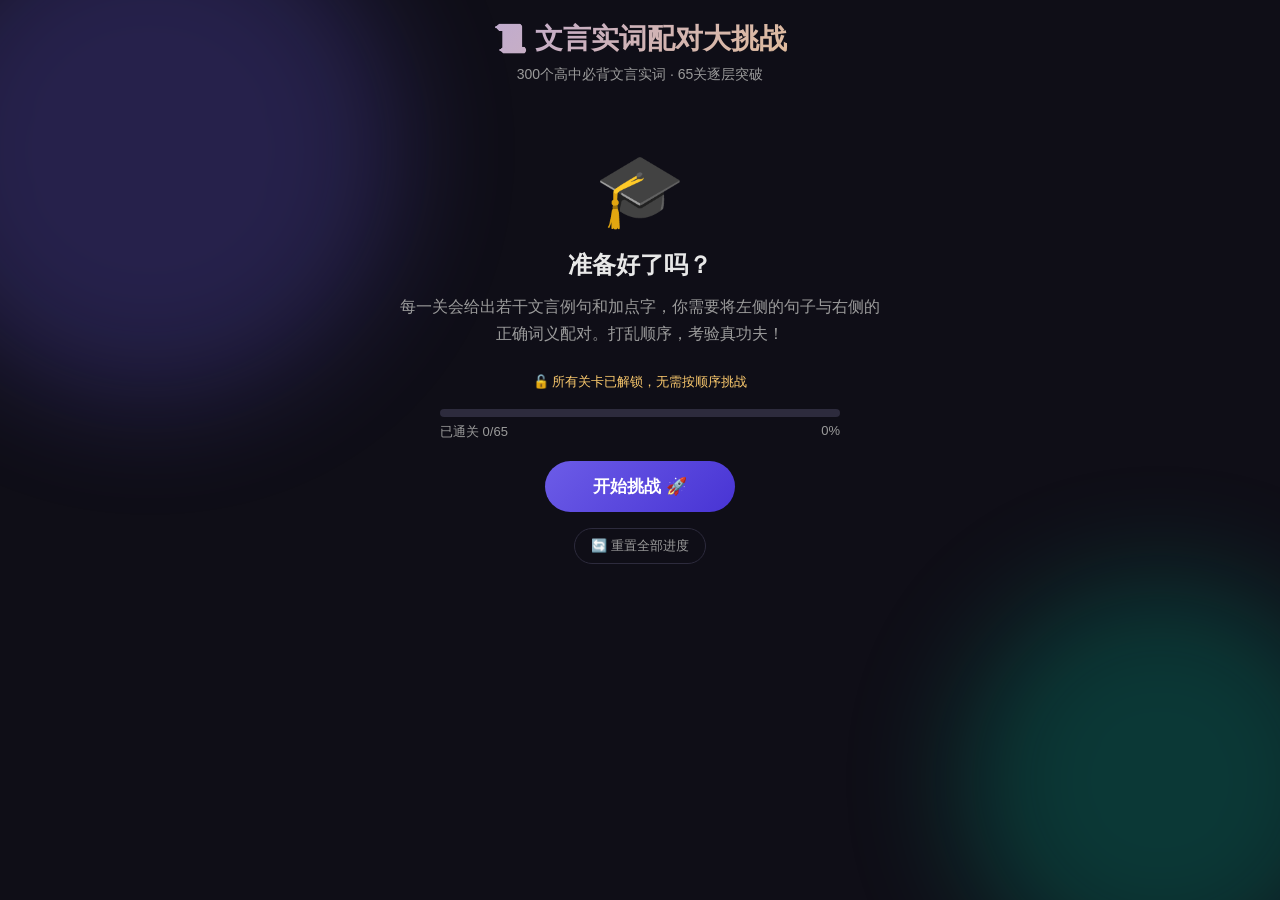
<file: index.html>
<!DOCTYPE html>
<html lang="zh-CN">
<head>
<meta charset="UTF-8">
<meta name="viewport" content="width=device-width, initial-scale=1.0">
<title>文言实词配对大挑战 · 300词通关</title>
<link rel="stylesheet" href="style.css">
</head>
<body>

<div class="bg-particles"></div>

<div class="container" id="app">
  <!-- Dynamic content rendered here -->
</div>

<!-- Toast -->
<div class="toast" id="toast"></div>

<!-- Modal -->
<div class="modal-overlay" id="modal">
  <div class="modal">
    <div class="modal-icon" id="modalIcon">🎉</div>
    <h2 id="modalTitle">关卡完成！</h2>
    <div class="modal-stars" id="modalStars">⭐⭐⭐</div>
    <p id="modalDesc">太棒了！你已成功配对所有词语！</p>
    <div>
      <button class="modal-btn" id="modalBtn1">下一关</button>
      <button class="modal-btn secondary" id="modalBtn2">返回选关</button>
    </div>
  </div>
</div>

<script src="game-data.js"></script>
<script src="game.js"></script>
</body>
</html>
</file>
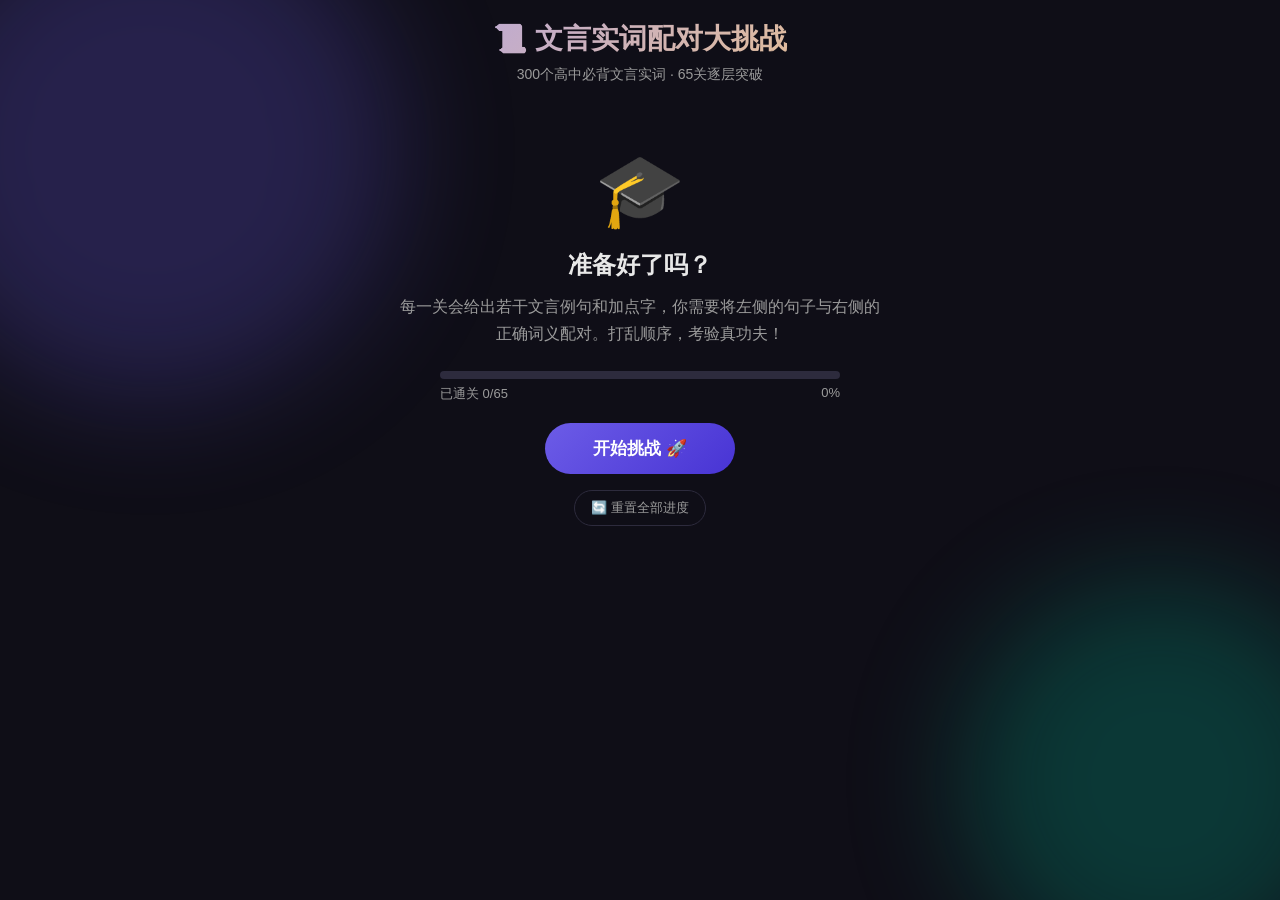
<file: Code_20260723175401.html>
<!DOCTYPE html>
<html lang="zh-CN">
<head>
<meta charset="UTF-8">
<meta name="viewport" content="width=device-width, initial-scale=1.0">
<title>文言实词配对大挑战 · 300词通关</title>
<style>
  /* ===== Reset & Base ===== */
  *, *::before, *::after { box-sizing: border-box; margin: 0; padding: 0; }
  :root {
    --primary: #6c5ce7;
    --primary-light: #a29bfe;
    --primary-dark: #4834d4;
    --secondary: #00b894;
    --accent: #fdcb6e;
    --danger: #e74c3c;
    --success: #00b894;
    --bg: #0f0e17;
    --bg-card: #1a1925;
    --bg-card-hover: #232136;
    --text: #e8e8e8;
    --text-muted: #9b9b9b;
    --border: #2d2b3d;
    --shadow: 0 4px 20px rgba(0,0,0,.35);
    --radius: 12px;
    --transition: all .25s ease;
  }
  body {
    font-family: -apple-system, BlinkMacSystemFont, "PingFang SC", "Microsoft YaHei", sans-serif;
    background: var(--bg);
    color: var(--text);
    min-height: 100vh;
    overflow-x: hidden;
  }

  /* ===== Background Animation ===== */
  .bg-particles {
    position: fixed; inset: 0; z-index: -1; overflow: hidden; pointer-events: none;
  }
  .bg-particles::before, .bg-particles::after {
    content: ''; position: absolute; border-radius: 50%; filter: blur(60px); opacity: .25;
  }
  .bg-particles::before {
    width: 500px; height: 500px; background: var(--primary); top: -100px; left: -100px;
    animation: float 20s ease-in-out infinite;
  }
  .bg-particles::after {
    width: 400px; height: 400px; background: var(--secondary); bottom: -80px; right: -80px;
    animation: float 25s ease-in-out infinite reverse;
  }
  @keyframes float {
    0%,100% { transform: translate(0,0) scale(1); }
    50% { transform: translate(100px,80px) scale(1.2); }
  }

  /* ===== Layout ===== */
  .container { max-width: 960px; margin: 0 auto; padding: 20px 16px; }

  /* ===== Header ===== */
  .header {
    text-align: center; margin-bottom: 24px;
  }
  .header h1 {
    font-size: 28px; font-weight: 800;
    background: linear-gradient(135deg, var(--primary-light), var(--accent));
    -webkit-background-clip: text; -webkit-text-fill-color: transparent;
    background-clip: text;
    margin-bottom: 8px;
  }
  .header p { color: var(--text-muted); font-size: 14px; }

  /* ===== Level Select Screen ===== */
  .level-grid {
    display: grid; grid-template-columns: repeat(auto-fill, minmax(72px, 1fr));
    gap: 10px; margin-top: 20px;
  }
  .level-btn {
    aspect-ratio: 1; border: 2px solid var(--border); border-radius: var(--radius);
    background: var(--bg-card); color: var(--text); font-size: 16px; font-weight: 700;
    cursor: pointer; transition: var(--transition); display: flex; align-items: center;
    justify-content: center; flex-direction: column; gap: 2px;
  }
  .level-btn:hover:not(.locked) {
    border-color: var(--primary); background: var(--bg-card-hover);
    transform: translateY(-2px); box-shadow: var(--shadow);
  }
  .level-btn.completed {
    border-color: var(--success); background: rgba(0,184,148,.12); color: var(--success);
  }
  .level-btn.completed::after {
    content: '✓'; font-size: 12px; color: var(--success);
  }
  .level-btn.locked {
    opacity: .4; cursor: not-allowed;
  }
  .level-btn.current {
    border-color: var(--accent); box-shadow: 0 0 15px rgba(253,203,110,.3);
    animation: pulse 2s ease-in-out infinite;
  }
  @keyframes pulse {
    0%,100% { box-shadow: 0 0 15px rgba(253,203,110,.3); }
    50% { box-shadow: 0 0 25px rgba(253,203,110,.6); }
  }

  /* ===== Progress Bar ===== */
  .progress-section { margin: 20px 0; }
  .progress-bar-bg {
    width: 100%; height: 8px; background: var(--border); border-radius: 4px; overflow: hidden;
  }
  .progress-bar-fill {
    height: 100%; background: linear-gradient(90deg, var(--primary), var(--secondary));
    border-radius: 4px; transition: width .5s ease;
  }
  .progress-text {
    display: flex; justify-content: space-between; margin-top: 6px;
    font-size: 13px; color: var(--text-muted);
  }

  /* ===== Game Screen ===== */
  .game-screen { display: none; }
  .game-header {
    display: flex; align-items: center; justify-content: space-between;
    margin-bottom: 20px; flex-wrap: wrap; gap: 10px;
  }
  .game-header-left { display: flex; align-items: center; gap: 12px; }
  .back-btn {
    background: var(--bg-card); border: 1px solid var(--border); color: var(--text);
    width: 40px; height: 40px; border-radius: 50%; cursor: pointer; font-size: 18px;
    display: flex; align-items: center; justify-content: center; transition: var(--transition);
  }
  .back-btn:hover { background: var(--bg-card-hover); border-color: var(--primary); }
  .level-title { font-size: 18px; font-weight: 700; }
  .level-chars { font-size: 13px; color: var(--text-muted); }
  .game-stats { display: flex; gap: 16px; font-size: 14px; }
  .stat-item { display: flex; align-items: center; gap: 4px; }
  .stat-value { font-weight: 700; }
  .stat-value.correct { color: var(--success); }
  .stat-value.wrong { color: var(--danger); }

  /* ===== Match Area ===== */
  .match-container {
    display: grid; grid-template-columns: 1fr 60px 1fr; gap: 12px; align-items: start;
  }
  @media (max-width: 680px) {
    .match-container { grid-template-columns: 1fr; }
    .match-arrow { display: none; }
  }
  .match-column-title {
    text-align: center; font-size: 13px; color: var(--text-muted);
    margin-bottom: 8px; font-weight: 600; letter-spacing: 2px;
  }
  .match-list { display: flex; flex-direction: column; gap: 8px; }
  .match-item {
    background: var(--bg-card); border: 2px solid var(--border); border-radius: var(--radius);
    padding: 12px 14px; cursor: pointer; transition: var(--transition);
    font-size: 14px; line-height: 1.5; user-select: none;
    position: relative; overflow: hidden;
  }
  .match-item:hover:not(.matched):not(.wrong) {
    border-color: var(--primary-light); background: var(--bg-card-hover);
    transform: translateX(2px);
  }
  .match-item.selected {
    border-color: var(--accent); background: rgba(253,203,110,.1);
    box-shadow: 0 0 12px rgba(253,203,110,.2);
  }
  .match-item.matched {
    border-color: var(--success); background: rgba(0,184,148,.1);
    cursor: default; opacity: .85;
  }
  .match-item.matched::after {
    content: '✓'; position: absolute; top: 8px; right: 10px;
    color: var(--success); font-weight: 900; font-size: 16px;
  }
  .match-item.wrong {
    border-color: var(--danger); background: rgba(231,76,60,.1);
    animation: shake .4s ease;
  }
  @keyframes shake {
    0%,100% { transform: translateX(0); }
    25% { transform: translateX(-6px); }
    75% { transform: translateX(6px); }
  }
  .match-item .highlight {
    color: var(--accent); font-weight: 700; font-size: 15px;
  }
  .match-item .sentence { margin-top: 2px; }
  .match-arrow {
    display: flex; align-items: center; justify-content: center;
    font-size: 24px; color: var(--primary-light); padding-top: 40px;
    animation: arrowPulse 1.5s ease-in-out infinite;
  }
  @keyframes arrowPulse {
    0%,100% { opacity: .4; transform: scale(1); }
    50% { opacity: 1; transform: scale(1.2); }
  }

  /* ===== Feedback Toast ===== */
  .toast {
    position: fixed; top: 20px; left: 50%; transform: translateX(-50%) translateY(-80px);
    padding: 12px 28px; border-radius: 30px; font-size: 15px; font-weight: 600;
    z-index: 100; transition: transform .4s ease, opacity .4s ease; opacity: 0;
    pointer-events: none;
  }
  .toast.show { transform: translateX(-50%) translateY(0); opacity: 1; }
  .toast.success { background: var(--success); color: #fff; }
  .toast.error { background: var(--danger); color: #fff; }

  /* ===== Modal ===== */
  .modal-overlay {
    display: none; position: fixed; inset: 0; background: rgba(0,0,0,.7);
    z-index: 200; align-items: center; justify-content: center;
    backdrop-filter: blur(4px);
  }
  .modal-overlay.show { display: flex; }
  .modal {
    background: var(--bg-card); border: 1px solid var(--border); border-radius: 16px;
    padding: 36px 32px; text-align: center; max-width: 420px; width: 90%;
    box-shadow: 0 20px 60px rgba(0,0,0,.5); animation: modalIn .35s ease;
  }
  @keyframes modalIn {
    from { transform: scale(.85); opacity: 0; }
    to { transform: scale(1); opacity: 1; }
  }
  .modal-icon { font-size: 52px; margin-bottom: 12px; }
  .modal h2 { font-size: 22px; margin-bottom: 8px; }
  .modal p { color: var(--text-muted); margin-bottom: 20px; font-size: 14px; }
  .modal-stars { font-size: 36px; margin-bottom: 16px; letter-spacing: 4px; }
  .modal-btn {
    background: linear-gradient(135deg, var(--primary), var(--primary-dark));
    color: #fff; border: none; padding: 12px 32px; border-radius: 30px;
    font-size: 15px; font-weight: 700; cursor: pointer; transition: var(--transition);
    margin: 4px;
  }
  .modal-btn:hover { transform: translateY(-2px); box-shadow: 0 6px 20px rgba(108,92,231,.4); }
  .modal-btn.secondary {
    background: var(--bg-card-hover); border: 1px solid var(--border); color: var(--text);
  }

  /* ===== Confetti ===== */
  .confetti {
    position: fixed; width: 10px; height: 10px; z-index: 300; pointer-events: none;
    animation: confettiFall linear forwards;
  }
  @keyframes confettiFall {
    0% { transform: translateY(-10vh) rotate(0deg); opacity: 1; }
    100% { transform: translateY(110vh) rotate(720deg); opacity: 0; }
  }

  /* ===== Utility ===== */
  .hidden { display: none !important; }
  .fade-in { animation: fadeIn .3s ease; }
  @keyframes fadeIn { from { opacity: 0; transform: translateY(10px); } to { opacity: 1; transform: translateY(0); } }

  /* ===== Start Screen ===== */
  .start-screen { text-align: center; padding: 40px 20px; }
  .start-screen .big-icon { font-size: 72px; margin-bottom: 16px; }
  .start-screen h2 { font-size: 24px; margin-bottom: 12px; }
  .start-screen p { color: var(--text-muted); margin-bottom: 24px; max-width: 480px; margin-inline: auto; line-height: 1.7; }
  .start-btn {
    background: linear-gradient(135deg, var(--primary), var(--primary-dark));
    color: #fff; border: none; padding: 14px 48px; border-radius: 30px;
    font-size: 17px; font-weight: 800; cursor: pointer; transition: var(--transition);
  }
  .start-btn:hover { transform: translateY(-3px); box-shadow: 0 8px 25px rgba(108,92,231,.5); }

  .reset-btn {
    background: none; border: 1px solid var(--border); color: var(--text-muted);
    padding: 8px 16px; border-radius: 20px; font-size: 13px; cursor: pointer;
    margin-top: 16px; transition: var(--transition);
  }
  .reset-btn:hover { border-color: var(--danger); color: var(--danger); }
</style>
</head>
<body>

<div class="bg-particles"></div>

<div class="container" id="app">
  <!-- Dynamic content rendered here -->
</div>

<!-- Toast -->
<div class="toast" id="toast"></div>

<!-- Modal -->
<div class="modal-overlay" id="modal">
  <div class="modal">
    <div class="modal-icon" id="modalIcon">🎉</div>
    <h2 id="modalTitle">关卡完成！</h2>
    <div class="modal-stars" id="modalStars">⭐⭐⭐</div>
    <p id="modalDesc">太棒了！你已成功配对所有词语！</p>
    <div>
      <button class="modal-btn" id="modalBtn1">下一关</button>
      <button class="modal-btn secondary" id="modalBtn2">返回选关</button>
    </div>
  </div>
</div>

<script>
// ====== GAME DATA ======
const GAME_DATA = [{"level": 1, "character": "哀、爱、安、按、案、拔", "sentences": [["秦不哀吾丧而伐吾同姓", "悲哀·哀悼"], ["秦人不暇自哀而后人哀之", "慨叹"], ["君将哀而生之乎", "同情·怜悯"], ["僵卧孤村不自哀，尚思为国戍轮台", "悲伤"], ["其间旦暮闻何物，杜鹃啼血猿哀鸣", "声音凄清尖利"], ["此四君者，皆明智而忠信，宽厚而爱人", "给人好处·恩惠"], ["秦爱纷奢，人亦念其家", "喜欢·爱好"], ["向使三国各爱其地", "爱惜·顾惜"], ["不爱珍器重宝肥饶之地", "舍不得·吝惜"], ["爱其子，择师而教之", "关心·爱护"], ["思国之安者，必积其德义", "安稳·安全"], ["倚南窗以寄傲，审容膝之易安", "安定·安逸"], ["固一世之雄也，而今安在哉", "怎么·哪里"], ["时时为安慰，久久莫相忘", "抚慰·安抚"], ["项王按剑而跽", "握"], ["朱门沉沉按歌舞，厩马肥死弓断弦", "打拍子"], ["无丝竹之乱耳，无案牍之劳形", "文书·案卷"], ["召有司案图", "通\"按\"，考察"], ["每移案，顾视无可置者", "几案"], ["过蒙拔擢，宠命优渥", "提升·提拔"], ["天姥连天向天横，势拔五岳掩赤城", "越出·突出"], ["其后秦伐赵，拔石城", "攻克·攻取"], ["项庄拔剑起舞，项伯亦拔剑起舞", "拔出·抽出"]]}, {"level": 2, "character": "白、败、悲、拜、报", "sentences": [["阿母白媒人", "表明·陈述"], ["濯长江之清流，揖西山之白云", "白色"], ["粉骨碎身浑不怕，要留清白在人间", "纯洁"], ["于是从散约败，争割地而赂秦", "毁坏·背弃"], ["赵尝五战于秦，二败而三胜", "打败仗"], ["然而成败异变，功业相反也", "失败"], ["败秦师于殽", "打败·战胜"], ["于败堵丛草处，探石发穴", "断·破烂的"], ["不以物喜，不以己悲", "悲哀·伤心"], ["使来者读之，悲余志焉", "同情·哀怜"], ["又以悲夫古书之不存", "感叹·叹惜"], ["拜臣郎中", "授给官职"], ["谨拜表以闻", "上·奉"], ["于是辞相印不拜", "就任"], ["拜送书于庭", "表示恭敬的礼节"], ["三年将拜君赐", "拜谢"], ["府吏还家去，上堂拜阿母", "拜访·拜见"], ["求人可使报秦者", "报告·告知"], ["胡人不敢南下而牧马，士不敢弯弓而报怨", "报复"], ["吾今且报府", "通\"赴\"，急忙"], ["非臣陨首所能上报", "报答"]]}, {"level": 3, "character": "暴、备、被、倍、北、彼", "sentences": [["我有亲父兄，性行暴如雷", "暴躁·急躁"], ["屠暴起，以刀劈狼首，又数刀毙之", "猛然·突然"], ["虽有槁暴，不复挺者", "通\"曝\"，晒"], ["伐无道，诛暴秦", "凶恶·残暴"], ["备他盗之出入与非常也", "防备·戒备"], ["前人之述备矣", "周到·齐全"], ["积善成德，而神明自得，圣心备焉", "具备·完备"], ["郑有备矣，不可冀也", "准备·预备"], ["闻妻言，如被冰雪", "遭受·蒙受"], ["外人颇有公孙布被之讥", "被子，引申为\"覆盖\""], ["信而见疑，忠而被谤，能无怨乎", "表示被动"], ["将军身被坚执锐", "通\"披\"，披着"], ["被发行吟泽畔，颜色憔悴", "通\"披\"，散开"], ["愿伯具言臣之不敢倍德也", "通\"背\"，背叛"], ["尝以十倍之地，百万之师", "一倍·加倍"], ["每逢佳节倍思亲", "更·更加"], ["时北兵已追修门外", "指元兵"], ["追亡逐北", "战败而逃跑的军队"], ["彼与彼年相若也，道相似也", "他·他们"], ["彼竭我盈，故克之", "对方·别人"], ["彼童子之师", "那些"]]}, {"level": 4, "character": "背、奔、本、逼、毕", "sentences": [["左手扶鲁直背", "脊背"], ["其船背稍夷", "事物的背面"], ["言沛公不敢背项王也", "违反·违背"], ["生孩六月，慈父见背", "死亡的委婉说法"], ["背井离乡，卧雪眠霜", "离开"], ["草履，背筐", "背负·用脊背驮"], ["乃瞻衡宇，载欣载奔", "跑"], ["急湍甚箭，猛浪若奔", "快跑的马"], ["文君夜亡奔相如", "私奔"], ["杞子奔齐", "战败逃跑·逃亡"], ["得间奔真州", "直往·投向"], ["臣闻求木之长者必固其根本", "草木的根或茎干"], ["有本者如是", "根源·来源"], ["抑本其成败之迹", "推究·推原"], ["本图宦达，不矜名节", "本来·原来"], ["已后典籍皆为板本", "版本·书册"], ["今其本而趋末", "基础·根本"], ["若止印三二本，未为简易", "量词·书册的计量单位"], ["是无难，别具本章", "给皇帝的奏章"], ["且事本末未易明也", "树木的根"], ["鸡健进，逐逼之，虫已在爪下矣", "接近·迫近"], ["必虑人逼取", "催逼"], ["郡县逼迫，催臣上道", "强迫·逼迫"], ["与村东大佛阁逼似", "极·非常"], ["六王毕，四海一", "完毕·结束"], ["群贤毕至，少长咸集", "尽·都·全部"]]}, {"level": 5, "character": "辟、蔽、便、遍、表、并", "sentences": [["前辟四窗", "开启·开辟"], ["辟不当道者，皆不及往", "同\"僻\"，偏僻"], ["唇吻翕辟，不知何词", "开·打开"], ["文王所辟风雨也", "同\"避\"，躲避·避免"], ["虑壅蔽，则思虚心以纳下", "蔽塞·蒙蔽"], ["诗三百，一言以蔽之", "概括"], ["舳舻千里，旌旗蔽空", "覆盖·遮挡·遮蔽"], ["林尽水源，便得一山", "就·即"], ["因利乘便，宰割天下", "有利的机会"], ["便言多令才", "能说会道"], ["一切异状遍试之", "全"], ["因得遍观全书", "广泛地"], ["吾于书读不过三遍", "量词·次·回"], ["山河表里潼关路", "外，与\"里\"相对"], ["臣具以表闻，辞不就职", "臣下给皇帝的奏章"], ["鄙陋没世而文采不表于后也", "表明·表白"], ["刻石表功兮炜煌煌", "表彰"], ["对联、提名并篆文", "连词·连·连同"], ["并吞八荒之心", "合并·吞并"], ["山东豪俊遂并起而亡秦族矣", "一并·一起"], ["而两狼之并驱如故", "相挨·并列"]]}, {"level": 6, "character": "伯、薄、泊、博、步、裁", "sentences": [["及二州牧伯，所见明知", "古代管领一方的长官"], ["千载谁堪伯仲间", "长兄·哥哥"], ["既无叔伯，终鲜兄弟", "父亲的哥哥·伯父"], ["秦伯素服郊外", "古代五等爵位的第三等"], ["薄如钱唇", "薄，与厚相对"], ["不终岁，薄产累尽", "微薄·少"], ["贵贱情何薄", "浅薄·不厚道"], ["不宜妄自菲薄", "轻视·看不起"], ["日薄西山，气息奄奄", "迫近"], ["死林薄兮", "草木丛生的地方"], ["士大夫终不肯以小舟夜泊绝壁之下", "停船"], ["非淡泊无以明志", "不为名利所动摇"], ["不如登高之博见也", "宽广·广博"], ["君子博学而日参省乎己", "渊博"], ["不如拼博一笑", "取得·换得"], ["四人持剑盾步走", "行走"], ["不积跬步，无以至千里", "两足各跨一次"], ["纤纤作细步", "脚步·步伐"], ["十四能裁衣", "裁衣服"], ["手裁举，则又超忽而跃", "通\"才\"，刚刚"]]}, {"level": 7, "character": "苍、操、草、策、曾、差、尝、超", "sentences": [["郁乎苍苍", "深蓝色或深绿色"], ["满面尘灰烟火色，两鬓苍苍十指黑", "灰白色"], ["大王来何操", "拿"], ["邑有成名者，操童子业", "从事"], ["操千曲而后晓声", "操练"], ["所操之术多异故也", "持"], ["屈平属草稿未定", "草稿·初稿"], ["元嘉草草，封狼居胥", "轻率"], ["振长策而御宇内", "马鞭子"], ["策扶老以流憩，时矫首而遐观", "拄着"], ["蒙故业，因遗策", "政策"], ["则天地曾不能以一瞬", "竟·竟然·连…都"], ["以君之力，曾不能损魁父之丘", "尚·还"], ["臣侍汤药，未曾废离", "曾经"], ["差之毫厘，谬以千里", "弄错·相差"], ["差强人意", "略微·比较"], ["瓦缝参差，多于周身之帛缕", "参差不齐"], ["家有老妪，尝居于此", "曾经"], ["技经肯綮之未尝", "经历·遇到"], ["我虽不敏，请尝试之", "尝试"], ["挟太山以超北海", "越过·跳过"], ["手裁举，则又超忽而跃", "远"]]}, {"level": 8, "character": "长、称、出、诚、驰、朝", "sentences": [["东曦既驾，僵卧长愁", "永远·长久地"], ["一技之长", "长处·优点"], ["臣闻求木之长者，必固其根本", "生长"], ["孰与君少长", "年纪大"], ["幸蒙大恩，赐号称王", "称为"], ["上称帝喾，下道齐桓", "称述·称说"], ["称心快意，几家能彀", "适合·符合"], ["皆好辞而以赋见称", "称道·称赞"], ["昔作女儿时，生小出野里", "成长·生长"], ["因出己虫，纳比笼中", "拿出"], ["山高月小，水落石出", "出现·显露"], ["古之圣人，其出人也远矣", "超出·超过"], ["予出官二年，恬然自安", "出任·调离京城"], ["定要感的六出冰花滚似绵", "雪花的形状"], ["臣诚知不如徐公美", "实在·确实"], ["诚能见可欲则思知足以自戒", "果真·如果真的"], ["愿陛下矜愍愚诚", "真心实意"], ["项伯乃夜驰之沛公军", "奔跑"], ["齐师败绩。公将驰之", "驱车追逐"], ["年与时驰，意与日去", "迅速消逝"], ["逮奉圣朝", "朝代"], ["朝歌夜弦，为秦宫人", "早晨"], ["强国请服，弱国入朝", "朝见·朝拜"]]}, {"level": 9, "character": "彻、陈、朝、乘", "sentences": [["日光下彻，影布石上", "透过·穿过"], ["汝心之固，固不可彻", "贯通·通达"], ["自经丧乱少睡眠，长夜沾湿何由彻", "彻晓·到天明"], ["彻其环瑱，至老不嫁，以养父母", "通\"撤\"，撤去"], ["信臣精卒陈利兵而谁何", "陈列"], ["恐惧不敢自陈", "陈述"], ["陈力就列，不能者止", "施展"], ["俯仰之间，已为陈迹", "旧的·过去的"], ["前未至匈奴陈二里所", "通\"阵\"，阵地"], ["朝晖夕阴，气象万千", "早晨"], ["于是入朝见威王", "朝廷"], ["两朝开济老臣心", "朝代"], ["相如每朝时，常称病", "朝见"], ["燕、赵、韩、魏，皆朝于齐", "朝拜·臣服"], ["念高危则思谦冲而自牧", "谦虚·平和"], ["韩、魏塞秦之冲，而蔽山东之诸侯", "交通要塞"]]}, {"level": 10, "character": "称、诚、乘、驰", "sentences": [["称彼兕觥", "举起"], ["先帝称之曰能", "称颂·称赞"], ["乃诈称公子扶苏、项燕", "称作·号称"], ["相如每朝时，常称病", "声言·声称"], ["上称帝喾，下道齐桓，中述汤武", "称述·述说"], ["骈死于槽枥之间，不以千里称也", "显扬·扬名"], ["令作诗，不能称前时之闻", "相称·相当"], ["竭诚则吴越为一体", "真诚·诚心"], ["臣诚恐见欺于王而负赵", "确实·实在"], ["王笑曰：\"是诚何心哉？\"", "究竟·到底"], ["诚如是，则霸业可成", "果真·如果"], ["乘彼垝垣，以望复关", "登·升"], ["独与迈乘小舟至绝壁下", "乘坐"], ["因利乘便", "趁着·凭借·利用"], ["兵旱相乘，天下大屈", "交加"], ["自京师乘风雪，历齐河、长清", "冒着"], ["楚兵不利，淮阴侯复乘之", "追逐"], ["超乘者三百乘", "兵车·辆"], ["以乘韦先，牛十二犒师", "四的代称"], ["卫律惊，自抱持武，驰召医", "使劲赶马"], ["齐师败绩，公将驰之", "驱马追逐"], ["年与时驰，意与日去，遂成枯落", "奔走·奔跑"], ["然其名声驰于后世", "传播·传扬"], ["身在边隅，情驰魏阙", "向往"]]}, {"level": 11, "character": "出、殆、冲、怠", "sentences": [["范增起，出召项庄", "出去"], ["余人各复延至其家，皆出酒食", "拿出"], ["每一令出，平伐其功", "发出"], ["予独爱莲之出淤泥而不染", "生长于"], ["蜀山兀，阿房出", "出现·显现"], ["古之圣人也，其出人也远矣", "超出·超过"], ["必以长安君为质，兵乃出", "出征·出发"], ["寡君闻吾子将步师出于敝邑", "经过"], ["予出官二年，恬然自安", "调出京城任职"], ["入则无法家拂士，出则无敌国外患", "表示国外或家外"], ["殚其地之出，竭其庐之入", "出产的物品"], ["知彼知己，百战不殆", "危险"], ["得不焚，殆有神护者", "大概·恐怕"], ["且燕、赵处秦革灭殆尽之际", "几乎·差不多"], ["学而不思则罔，思而不学则殆", "疑惑不解"], ["陈留，天下之冲，四通五达之郊也", "交通要道"], ["稍近，益狎，荡倚冲冒", "碰撞·触犯"], ["原其理，当是为谷中大水冲激", "冲击"], ["怒发上冲冠", "顶起"], ["有一蛇，虎色，首冲南方", "向·对着"], ["念高危，则思谦冲而自牧", "谦和淡泊"], ["有志与力，而又不随以怠", "松懈·懈怠"], ["忧懈怠，则思慎始而敬终", "怠慢"], ["及其怠而踬也", "疲倦"]]}, {"level": 12, "character": "独、笃、旦、度", "sentences": [["相如虽驽，独畏廉将军哉", "岂·难道"], ["非独贤者有是心也，人皆有之", "偏偏·仅仅·唯独"], ["而吾以捕蛇独存", "单独·独自"], ["鳏、寡、孤、独、疾废者皆有所养", "老而无子"], ["至莫夜月明，独与迈乘小舟，至绝壁下", "特地"], ["博学之，审问之，慎思之，笃行之", "忠实地·坚定地"], ["仆道不笃，业甚浅近", "深厚"], ["臣欲奉诏奔驰，则刘病日笃", "病势加重"], ["夏虫不可以语于冰者，笃于时也", "限制·局限"], ["旦视而暮抚，已去而复顾", "清晨·天亮时"], ["岂若吾乡邻之旦旦有是哉", "日·天"], ["信誓旦旦，不思其反", "诚恳的样子"], ["乐盘游则思三驱以为度", "限度"], ["商君佐之，内立法度", "制度·法度"], ["众里寻他千百度", "次"], ["一夜飞度镜湖月", "度过·越过"], ["试使山东之国与陈涉度长絜大", "量·计算"], ["度我至军中，公乃入", "推测·估计"], ["秦王度之，终不可强夺", "考虑·衡量"], ["群臣惊愕，卒起不意，尽失其度", "胸襟·气度"], ["已得履，乃曰：\"吾忘持度。\"", "尺寸·尺码"], ["每度一字，几近一刻", "谱写·按歌谱唱"]]}, {"level": 13, "character": "法、反、断、夺、放", "sentences": [["内立法度，务耕织，修守战之具", "法度·法令·刑法"], ["非不贤也，为其不可得而法", "效法"], ["古法采草药酒非内法，果肴非远方珍异", "方法"], ["是立法以警其余，且惩后也", "法则·标准"], ["然而成败异变，功业相反也", "相反·相对立"], ["日夜望将军至，岂敢反乎", "违反·背叛"], ["出不入兮往不反，平原忽兮路超远", "通\"返\"，返回"], ["今其智乃反不能及", "反而"], ["知不足，然后能自反也", "反省"], ["事不目见耳闻，而臆断其有无", "判断·决断"], ["断其喉，尽其肉，乃去", "截开·截断"], ["断无消息石榴红", "绝对"], ["成顾蟋蟀笼虚，则气断声吞", "断绝·中止"], ["自可断来信，徐徐可谓之", "回绝"], ["夺项王天下者，必沛公也", "夺取·强夺"], ["行年四岁，舅夺母志", "强行改变"], ["其流奔放肆大", "释放·解脱"], ["沉吟放拨插弦中，整顿衣裳起敛容", "放下·搁置"], ["或因寄所托，放浪形骸之外", "放任·放纵"], ["屈原放逐，乃赋《离骚》", "放逐·流放"], ["东风夜放花千树", "开放·绽放"], ["竞相仿效", "通\"仿\"，仿效"]]}, {"level": 14, "character": "发、伏、非、奉", "sentences": [["见其发矢十中八九，但微颔之", "射箭·发射"], ["忽闻水上琵琶声，主人忘归客不发", "出·出发"], ["单于子弟发兵与战", "派出·派遣"], ["而大声发于水上", "发生·兴起"], ["探古发穴，靡计不施", "打开·挖开"], ["遂发命，遽兴姜戎", "发布·宣告"], ["大王欲得璧，使人发书至赵王", "拿出·送出"], ["史噤不敢发声", "发出·抒发"], ["其为人也，发愤忘食", "解开"], ["征于色，发于声，而后喻", "表现·显露"], ["今王发政施仁", "发布·颁布"], ["君不如肉袒伏斧质请罪", "卧·趴"], ["祸兮福之所倚，福兮祸之所伏", "隐藏·埋伏"], ["如今是三伏天道", "伏天"], ["实迷途其未远，觉今是而昨非", "不对"], ["人非生而知之者，孰能无惑", "责怪·反对"], ["灭六国者六国也，非秦也", "不·不是"], ["非蛇蟮之穴无可寄托者", "除非·除了"], ["非有仲尼、墨翟之贤", "没有·无"], ["沛公奉卮酒为寿", "捧"], ["臣欲奉诏奔驰", "遵照·尊奉"], ["奉事循公姥，进止敢自专", "谨慎从事"], ["秦违蹇叔，而以贪勤民，天奉我也", "供·给予"], ["今为妻妾之奉为之", "侍奉·伺候"], ["位尊而无功，奉厚而无劳", "通\"俸\"，俸禄"]]}, {"level": 15, "character": "分、服、复、国、盖", "sentences": [["执手分道去，各各还家门", "分离"], ["衣食所安，弗敢专也，必以分人", "分给·分配"], ["舟首尾长约八分有奇", "长度单位"], ["宰割天下，分裂山河", "分开·划分"], ["你不分好歹何为地", "辨别·区别"], ["此臣所以报先帝而忠陛下之职分也", "名分·职分"], ["自分死已久矣", "料想"], ["怀王以不知忠臣之分", "情分·关系或感情"], ["强国请服，弱国入朝", "降服"], ["曲罢曾教善才服，妆成每被秋娘妒", "信服·佩服"], ["汝非徒身当服行，当以训汝子孙", "从事·做·担任"], ["到京师服水土", "习惯·适应"], ["亦不敢服垢弊以矫俗干名", "穿"], ["昭王南征而不复，寡人是问", "返回"], ["成子精神复旧", "恢复"], ["风萧萧兮易水寒，壮士一去兮不复还", "再·又"], ["更若役，复若赋", "免除赋税徭役"], ["不敢出一言以复", "回答"], ["复道行空，不霁何虹", "双层的"], ["山重水复疑无路，柳暗花明又一村", "重复·繁复"], ["有北面复匈奴之志", "报复"], ["寻蒙国恩，除臣洗马", "国家·国家的"], ["强国请服，弱国入朝", "诸侯国"], ["逝将去女，适彼乐国", "地区·地域"], ["登斯楼也，则有去国怀乡", "国都·京城"], ["今已亭亭如盖矣", "遮阳避雨的用具"], ["枝枝相覆盖，叶叶相交通", "遮盖"], ["英才盖世", "压倒·胜过"], ["善始者实繁，克终者盖寡", "大概·大约"], ["盖在殷忧，必竭诚以待下", "因为"], ["盖将自其变者而观之", "句首语气助词"], ["技盖至此乎", "通\"盍\"，何·怎么"], ["盖云归哉", "通\"盍\"，何不"]]}, {"level": 16, "character": "鼓、苟、过、寡、固、结", "sentences": [["君之惠，不以累臣衅鼓", "一种乐器"], ["虎鼓瑟兮鸾回车", "弹奏·敲击"], ["微风鼓浪，水石相搏，声如洪钟", "振动"], ["佛狸祠下，一片神鸦社鼓", "鼓声"], ["五鼓，与子颖坐日观亭", "古代报时单位"], ["苟全性命于乱世，不求闻达于诸侯", "苟且·随便"], ["苟有能反是者，则又爱之太殷", "如果·假设"], ["贵人过而见之，易之以百金", "经过·通过"], ["或三行五行，多不过七行", "超过·胜过"], ["过蒙拔擢，宠命优渥", "过分·过于"], ["则知明而行无过矣", "错误·过失"], ["闻大王有意督过之", "责备"], ["一日，大母过余曰", "访问·看望"], ["夫俭则寡欲", "少"], ["行人驻足听，寡妇起彷徨", "死了丈夫"], ["秦孝公据崤函之固", "险要的地势"], ["秦王恐其破璧，乃辞谢，固请", "坚持·坚决"], ["独夫之心，日益骄固", "顽固·固执"], ["求木之长者，必固其根本", "巩固·使稳固"], ["人固有一死，或重于泰山", "本来·原来"], ["固一世之雄也", "固然"], ["余固笑而不信也", "仍然"], ["君臣固守以窥周室", "坚固·牢固"], ["临不测之渊，以为固", "固守的据点"], ["结庐在人境，而无车马喧", "建造·构建"], ["寒风吹树木，严霜结庭兰", "凝结·聚合"], ["故燕王欲结于君", "结交"]]}, {"level": 17, "character": "何", "sentences": [["而此独以钟名，何也", "为什么"], ["何为其然也", "什么·哪里"], ["何蓑何笠", "背·扛"], ["信臣精卒，陈利兵而谁何", "通\"呵\"，呵斥"], ["何其衰也", "多么"]]}, {"level": 18, "character": "患、恨、或、疾、厚、胡、既", "sentences": [["虽举家锦衣玉食，何患不能", "忧虑·担心"], ["夫祸患常积于忽微", "祸害·灾祸"], ["孟子称\"人之患在好为人师\"", "疾病·毛病"], ["此三者，吾遗恨也", "遗憾·不满意"], ["商女不知亡国恨，隔江犹唱《后庭花》", "怨恨"], ["或师焉，或不焉", "有的·有的人"], ["或三行五行，多不过七行", "有时·偶尔"], ["云霞明灭或可睹", "也许·或许"], ["残贼公行，莫之或止", "加强否定语气"], ["无或乎王之不智也", "通\"惑\"，迷惑"], ["臣少多疾病", "病"], ["疾痛惨怛，未尝不呼父母也", "疾苦·痛苦"], ["屈原疾王听之不聪也", "痛心"], ["必为有窃疾矣", "缺点毛病"], ["求！君子疾夫舍曰欲之而必为之辞", "厌恶·痛恨"], ["声非加疾也", "猛·强"], ["宽厚而爱人，尊贤而重士", "厚道·淳朴"], ["伏清白以死直兮，故前圣之所厚", "看重·重视"], ["会数而礼勤，物薄而情厚", "深·重·多"], ["不如因而厚遇之，使归赵", "优待"], ["盘石方且厚", "与厚相对·扁平物上下距离"], ["此秋声也，胡为而来哉", "什么"], ["归去来兮！田园将芜胡不归", "为什么·怎么"], ["胡人不敢南下而牧马", "古代西北部民族统称"], ["既罢，归国", "尽·完了·结束"], ["壬戌之秋，七月既望", "已经"], ["君既若见录，不久望君来", "既然"], ["既而得其尸于井", "不久"], ["既无叔伯，终鲜兄弟", "且·又·也·还"]]}, {"level": 19, "character": "即、将、解、堪", "sentences": [["昭帝即位，匈奴与汉和亲", "靠近·接近"], ["桂殿兰宫，即冈峦之体势", "就着·依着"], ["太守即遣人随其往", "立即·马上"], ["项王即日因留沛公与饮", "当·当时"], ["即谋单于，何以复加", "倘若"], ["项伯即入见", "则·就"], ["即捕得三两头，又劣弱不中于款", "即使"], ["考其寄书之日，即马妻死之日", "就是"], ["且庸人尚羞之，况于将相乎", "将领"], ["将数百之众，转而攻秦", "率领·带领"], ["将进酒，君莫停", "愿·请"], ["将鼓钟将将", "通\"锵\""], ["将有作则思知止以安人", "将要"], ["爷娘闻女来，出郭相扶将", "扶持·扶助"], ["暂伴月将影", "和"], ["公阅毕，即解貂覆生", "解开·脱掉"], ["少年大骇急解令休止", "解开·使分开"], ["今有一言，可以解燕国之患", "解除·消除"], ["师者，所以传道受业解惑也", "解释·解答"], ["杀数人，胡虏益解", "通\"懈\"，懈怠"], ["庖丁为文惠君解牛", "剖开·分解肢体"], ["终不解矣", "理解·懂得"], ["人不堪其忧，回也不改其乐", "经得起·忍受"], ["出师一表真名世，千载谁堪伯仲间", "能·可以"]]}, {"level": 20, "character": "矜、竟、就、绝", "sentences": [["愿陛下矜愍愚诚", "怜悯·同情"], ["汝惟不矜，天下莫与汝争能", "骄傲·自负"], ["当世无双，公亦以此自矜", "夸耀"], ["锄耰棘矜，非铦于钩戟长铩也", "矛柄"], ["秦王竟酒，终不能加胜于赵", "完毕"], ["久不见若影，何竟日默默在此", "自始至终·整个"], ["执手相看泪眼，竟无语凝噎", "竟然"], ["竟死于秦而归葬", "终于"], ["竟使遇哨，无不死", "竟使·假使"], ["三径就荒，松菊犹存", "接近·靠近"], ["臣具以表闻，辞不就职", "赴任"], ["轲自知事不就", "完成·达到目的"], ["辄数月不就寝", "向·趋归"], ["及扑入手，已股落腹裂，斯须就毙", "即·便"], ["朱弦已为佳人绝，青眼聊因美酒横", "断绝·断"], ["冰泉冷涩弦凝绝，凝绝不通声暂歇", "停止·消失"], ["绝不饮食", "隔绝·阻绝"], ["假舟楫者，非能水也，而绝江河", "渡·越过"], ["佛印绝类弥勒", "到极点·非常"], ["绝无踪响", "完全·绝对"], ["奇山异水，天下独绝", "高超无比·独一无二"], ["我命绝今日，魂去尸长留", "气绝·死亡"]]}, {"level": 21, "character": "怜、困、靡、克、莫、弥", "sentences": [["可怜身上衣正单", "怜悯·同情"], ["若甚怜焉，而卒以祸", "怜爱·爱"], ["楚人一炬，可怜焦土", "可惜"], ["可怜体无比，阿母为汝求", "可爱"], ["天下诸侯已困矣", "困窘·窘迫"], ["此非孟德之困于周郎者乎", "被困·困住"], ["民困而不知救", "穷困·贫乏"], ["牛困人饥日已高", "疲乏·困倦"], ["试与他虫斗，虫尽靡", "倒下·倾斜"], ["吾性不喜华靡", "奢侈·浪费"], ["相如张目叱之，左右皆靡", "退却"], ["靡不有初，鲜克有终", "没有·无"], ["生之者甚少，而靡之者甚多", "浪费·奢侈"], ["天高地迥，号呼靡及", "不能达到"], ["善始者实繁，克终者盖寡", "能够"], ["攻之不克，围之不继，吾其还也", "战胜·攻破"], ["克己复礼为仁", "克制"], ["苟非吾之所有，虽一毫而莫取", "不·不要"], ["天下莫不知，莫能行", "没有人"], ["至莫夜月明", "日落的时候"], ["日归曰归，岁亦莫止", "通\"暮\""], ["旷日弥久", "长·久"], ["马畜弥山", "满·遍"], ["其知弥精，其取弥精", "更加·越发"]]}, {"level": 22, "character": "内、期、能、奇、迫", "sentences": [["内外多置小门，墙往往而是", "里面·与外相对"], ["外无期功强近之亲，内无应门五尺之僮", "内部"], ["酒非内法", "皇宫·帝王所居"], ["内外不一，心手不相应", "内心"], ["既罢，还内", "内室"], ["毋内诸侯", "通\"纳\"，接纳"], ["交戟之卫士欲止不内", "放入"], ["一日之内，一宫之间，而气候不齐", "以内"], ["期山东为三处", "约会·约定"], ["以五年为期，必复之全之", "期限"], ["富贵非吾愿，帝乡不可期", "希望·料想"], ["外无期功强近之亲", "周"], ["非能水也", "有能力做到·能够"], ["以金笼进上，细疏其能", "才能·本领"], ["南村群童欺我老无力，忍能对面为盗贼", "如此·这样"], ["其进愈难，而其见愈奇", "奇特的·罕见的"], ["舟首尾长约八分有奇", "零数"], ["今日违情义，恐此事非奇", "美好·奇妙"], ["益奇之", "以……为奇·惊异"], ["郡县逼迫，催臣上道", "逼迫·强迫"], ["此迫矣！臣请入，与之同命", "危急·急迫"], ["时北兵已迫修门外", "逼近·靠近"]]}, {"level": 23, "character": "迁、如、却、劝、适", "sentences": [["齐人未尝赂秦，终继五国迁灭，何哉", "迁移"], ["及其所之既倦，情随事迁", "改变"], ["兄弟并为郎，稍迁至移中厩监", "调动官职·晋升"], ["是夕始觉有迁谪意", "贬谪·放逐"], ["沛公起如厕", "到……去"], ["使者大喜，如惠语以让单于", "依照·遵从"], ["焚拜如前人", "像·如同"], ["不如因而厚遇之", "及·比得上"], ["如其不然，万勿置后", "若·假如"], ["感我此言良久立，却坐促弦弦转急", "退回·退"], ["却匈奴七百余里", "使退·击退"], ["却之为不恭", "拒绝·退却"], ["却与小姑别，泪落连珠子", "还·再"], ["金风玉露一相逢，便胜却人间无数", "掉·去"], ["却是旧时相识", "然而"], ["独慕容垂、姚苌及良家子劝之", "勉励·鼓励"], ["或劝以少休", "劝说"], ["余自齐安舟行适临汝", "到……去"], ["贫贱有此女，始适还家门", "出嫁"], ["处分适兄意，那得自任专", "顺从·适合"], ["穷耳目之胜以自适也哉", "舒适·满足"], ["而适类于予", "恰好"], ["适得府君书，明日来迎汝", "刚才"], ["发闾左适戍渔阳九百人", "通\"谪\"，流放"]]}, {"level": 24, "character": "若、色、稍、审、甚", "sentences": [["彼与彼年相若也，道相似也", "如·似·像"], ["吾儿，久不见若影", "你·你的"], ["若业为吾所有，必高束焉", "假如·如果"], ["闻道百，为莫己若", "及·比得上"], ["桑之未落，其叶沃若", "……的样子"], ["望洋向若而叹曰", "海神的名字"], ["中绘殿阁，类兰若", "香草名·即杜若"], ["君既若见录，不久望君来", "这·像这样"], ["不言而色欲之", "神色·表情"], ["耳得之而为声，目遇之而成色", "颜色"], ["天阶夜色凉如水", "景色·景象"], ["年长色衰，委身为贾人妇", "女人容貌"], ["乃使人复葺南阁子，其制稍异于前", "稍微"], ["兄弟并为郎，稍迁至移中厩监", "渐渐·慢慢地"], ["今诸生学于太学，县官日有廪稍之供", "公家给的粮食"], ["审视，巨身修尾，青顶金翅", "详细·周密·仔细"], ["倚南窗以寄傲，审容膝之易安", "觉察"], ["余经秋审，皆减等发配", "审讯·审判"], ["甚如是，某诚爱焉", "果真·确实"], ["先妣抚之甚厚", "很·非常"], ["有甚是蛇者乎", "厉害·过分·严重"], ["过甚其词，日甚一日", "胜过·超过"], ["水东流，甚时休", "何·什么"]]}, {"level": 25, "character": "识、是、书、疏、私", "sentences": [["所识穷乏者得我与", "懂得·认识"], ["鄙夫寡识", "知识·见识"], ["默而识之", "记住"], ["独其为文犹可识", "辨识"], ["觉今是而昨非", "正确"], ["必死是间，余收尔骨焉", "此·这个·这样"], ["安能辨我是雄雌", "表示肯定判断"], ["是进亦忧，退亦忧", "连词·这样看来"], ["秦御史前书曰", "写·记下"], ["或凭几学书", "书法·文字"], ["适得府君书", "书信"], ["欧阳子方夜读书", "书籍·书"], ["书曰：\"满招损，谦受益。\"", "特指《尚书》"], ["军书十二卷", "公文·文书"], ["以金笼进上，细疏其能", "分条陈述"], ["谏太宗十思疏", "奏章·奏疏"], ["摇其本以观其疏密", "稀疏"], ["王怒而疏屈平", "疏远"], ["恭疏短引", "写"], ["论积贮疏", "一种文体"], ["欲苟徇私情，则告诉不许", "私人的·自己的"], ["吾妻之美我者，私我也", "偏爱"], ["素与副张胜相知，私候胜", "私下·秘密地"]]}, {"level": 26, "character": "数、属、率、孰", "sentences": [["号物之数谓之万，人处一焉", "数目·数量"], ["每有警，辄数月不就寝", "几·几个"], ["胜负之数，存亡之理", "命运·气数"], ["今夫奕之为数，小数也", "技艺·方术"], ["渔夫樵父之舍，皆可指数", "计算"], ["数吕师孟叔侄为逆", "列举"], ["会数而礼勤", "屡次"], ["数罟不入洿池", "密"], ["十三学得琵琶成，名属教坊第一部", "隶属"], ["司命之所属", "掌管"], ["吾属今为之虏矣", "族类·家族"], ["项王渡淮，骑能属者百余人耳", "跟随"], ["属予作文以记之", "通\"嘱\"，嘱托"], ["举匏樽以相属", "通\"嘱\"，劝人饮酒"], ["有良田美池桑竹之属", "类"], ["矫首昂视，神情与苏、黄不属", "连接·连缀"], ["时维九月，序属三秋", "是"], ["率疲弊之卒，将数百之众", "率领·带领"], ["此吾所以敢率性就死不顾汝也", "遵循·沿着"], ["大率用根者", "大致·一般"], ["六国互丧，率赂秦耶", "全都·一概"], ["子路率尔而对", "轻率·草率"], ["唯大王与群臣孰计议之", "通\"熟\"，仔细"], ["公之视廉将军孰与秦王", "谁·哪个"]]}, {"level": 27, "character": "遂、图、徒、涕、望", "sentences": [["振笔直遂", "通·达"], ["字而幼孩，遂而鸡豚", "成就·顺利做到"], ["遂为猾胥报充里正役", "于是·就"], ["及返市罢，遂不得履", "终·竟·终于"], ["长卿久宦游不遂，而来过我", "称意·满足"], ["若遂不改，方思仆言", "竟然"], ["阿母大拊掌，不图子自归", "考虑·想"], ["本图宦达，不矜名节", "图谋·谋取"], ["乃强起扶杖，执图诣寺后", "图画"], ["召有司案图", "地图·图册"], ["郯子之徒", "同类·一伙人"], ["布衣之怒，亦免冠徒跣", "空·光"], ["徒见欺", "徒然·白白地"], ["汝非徒身当服行", "只·仅仅"], ["而迁徙之徒也", "服劳役的人"], ["后常流涕述其事以语人", "眼泪"], ["儿涕而去", "大哭·流泪"], ["目泪下，鼻涕长一尺", "鼻涕"], ["吾尝跂而望矣", "远看"], ["日夜望将军至，岂敢反乎", "盼望·希望"], ["以绝秦望", "希望·愿望"], ["卿为清望官，奈何饮于酒肆", "声望"], ["壬戌之秋，七月既望", "农历每月十五日"], ["若望仆不相师", "怨恨"], ["启窗而观，雕栏相望焉", "朝·向"]]}, {"level": 28, "character": "王、微、闻、宜", "sentences": [["太医以王命聚之", "一国的君主"], ["赐号称王", "最高的封爵"], ["以其善下之，故能为百谷王", "首领·杰出者"], ["先破秦入咸阳者王之", "称王·统治天下"], ["引入，微指左公处", "悄悄地·偷偷地"], ["其文约，其辞微，其志洁，其行廉", "深奥"], ["今臣亡国贱俘，至微至陋", "小·微小"], ["猥以微贱，当侍东宫", "地位低下·卑微"], ["动刀甚微", "轻微·轻"], ["各微侧，其两膝相比者", "稍微·略微"], ["微斯人，吾谁与归", "如果不是"], ["夫祸患常积于忽微", "小数名·寸的百万分之一"], ["但闻人马之行声", "听·听见"], ["驼闻之曰", "听说"], ["谨拜表以闻", "使上级听见·报告"], ["其闻道也固先乎吾", "懂得·理解"], ["不求闻达于诸侯", "闻名"], ["且夫我尝闻少仲尼之闻", "见闻·学识"], ["求天下奇闻壮观", "传闻·新闻"], ["故声闻过情，君子耻之", "声望·声明"], ["淡妆浓抹总相宜", "适宜·合适"], ["载舟覆舟，所宜深甚", "应当·应该"]]}, {"level": 29, "character": "恶、相、悉、谢", "sentences": [["惧谗邪，则思正身以黜恶", "罪恶·不良行为"], ["岁恶不入", "丑"], ["廉君宣恶言", "坏·不好"], ["处众人之所恶，故几于道", "讨厌·不喜欢"], ["而境界危恶，层见错出", "艰难·凶恶"], ["王无异于百姓之以王为爱也", "哪里·怎么"], ["伯乐学相马", "仔细看·审查"], ["儿已薄禄相，幸复得此妇", "容貌·相貌"], ["无物以相之", "帮助·辅佐"], ["此为宰相听事诚隘", "宰相"], ["卒相与欢", "互相"], ["便可白公姥，及时相遣归", "偏指一方"], ["愿为小相焉", "主持礼节的人"], ["悉埋于地", "全·都"], ["古之治天下，至纤至悉", "详尽·周全"], ["丞相亮其悉朕意", "知道"], ["书不能悉意", "详尽表达"], ["阿母谢媒人", "推辞·谢绝"], ["单于视左右而惊，谢汉使曰", "道歉"], ["乃令张良留谢", "辞别"], ["哙拜谢，立而饮之", "感谢"], ["多谢后世人，戒之慎勿忘", "告诉"], ["及花之既谢", "凋谢"]]}, {"level": 30, "character": "幸、延、阳、要、狱", "sentences": [["知幸与不幸，则其读书也必专", "幸运"], ["庶刘侥幸", "侥幸·幸而"], ["而君幸于赵王", "宠爱"], ["缦立远视，而望幸焉", "皇帝到某处去"], ["幸可广问讯，不得便相许", "希望·请"], ["余人各复延至其家，皆出酒食", "邀请"], ["秦人开关延敌", "迎击"], ["延及孝文王、庄襄王", "延续·延长"], ["烧尽北船，延及岸上营落", "蔓延·扩展"], ["自以比形于天地，而受气于阴阳", "阴阳"], ["斜阳草树，寻常巷陌，人道寄奴曾住", "太阳·阳光"], ["日归日归，岁亦阳止", "农历十月的别称"], ["以其乃华山之阳名之也", "山之南·水之北"], ["皆阳应曰：\"诺。\"", "通\"佯\"，假装"], ["东割膏腴之地，北收要害之郡", "重要"], ["要之，治平之久，天地不能不生人", "概括·总括"], ["纸上得来终觉浅，绝知此事要躬行", "需要"], ["张良出，要项伯", "同\"邀\"，邀请"], ["虽与府吏要，渠会永无缘", "约定"], ["惟大辟无可要，然犹质其首", "要挟"], ["小大之狱，虽不能察，必以情", "官司·案件"], ["及左公下厂狱，史朝夕狱门外", "牢房·监狱"]]}, {"level": 31, "character": "造、贼、振、再、志", "sentences": [["往来桐城必躬造左公第", "到……去·拜访"], ["况欲深造道德者邪", "到达某一境界"], ["吾师肺肝，皆铁石所铸造也", "制作·建造"], ["法令者，先帝所造也", "制定"], ["有一日中兴再造，则庙食千秋", "建立"], ["满清末造，革命党人", "时代"], ["念谁为之戕贼，亦何恨乎秋声", "害·危害"], ["未及见贼而士卒离散", "作乱叛国的人"], ["贼二人者得我，我幸杀之矣", "强盗"], ["振长策而御宇内", "举起"], ["虽董之以严刑，振之以威怒", "通\"震\"，震动"], ["遂相腾击，振奋作声", "振作·奋起"], ["每寒夜起立，振衣裳", "拂拭"], ["大命将泛，莫之振救", "通\"赈\"，救济"], ["一鼓作气，再而衰", "第二次"], ["已为墙，凡再变矣", "两次"], ["用讫再令火药熔", "重复·继续"], ["便扶向路，处处志之", "作标记"], ["有志与力，而又不随以怠", "心意·志向"], ["余既为此志，后五年，吾妻来归", "文章·著作"], ["亭以雨名，记喜也", "记载·记述"]]}, {"level": 32, "character": "治、置、诸、族、昂", "sentences": [["伏惟圣朝以孝治天下", "治理·管理"], ["即刻治装", "整理"], ["治居第于封丘门内", "修筑"], ["不效则治臣之罪", "惩罚·处置"], ["君有疾在腠理，不治将恐深", "医治"], ["将以益治其文，且学为政", "研究"], ["文武并用，垂拱而治", "安定·有秩序"], ["今以钟磬置水中", "安放·安置"], ["内外多置小门，墙往往而是", "摆·设"], ["其置也若弃", "放弃·丢下"], ["郑人有且置履者", "购置·添置"], ["或取诸怀抱，晤言一室之内", "之于"], ["赵王与大将军廉颇诸大臣谋", "众·各个"], ["告诸往而知来者", "他·她·它"], ["士大夫之族，曰师曰弟子云者", "类"], ["族庖月更刀，折也", "众·一般的"], ["每至于族，吾见其难为", "丛聚·集结之处"], ["山东豪俊遂并起而亡秦族矣", "灭族"], ["袒胸露乳，矫首昂视", "仰起·抬起"], ["昂其直，居为奇货", "升·抬高"], ["故谷价低昂，一贵一贱矣", "高"], ["激昂大义，蹈死不顾", "情绪振奋"]]}, {"level": 33, "character": "傲、罢、比、鄙", "sentences": [["今夫子傲，取祸之道也", "骄傲·傲慢"], ["倚南窗以寄傲，审容膝之易安", "高傲不俗"], ["是故事者生于虑，成于务，失于傲", "轻视·傲视"], ["窦太后大怒，乃罢逐赵绾、王臧等", "罢官·免职"], ["罢夫羸老易子而咬其骨", "通\"疲\"，弱"], ["请罢二十万还农", "遣归·遣回"], ["欲罢不能", "停止"], ["既罢，归国", "结束·完毕"], ["及反，市罢，遂不得履", "散会·散市"], ["罢百姓之力，尽百姓之财", "疲乏·劳累"], ["其两膝相比者，各隐卷底衣褶中", "紧靠·并列"], ["曹操比于袁绍，名微而众寡", "比较·相比"], ["君子周而不比，小人比而不周", "勾结"], ["比至陈，车六七百乘，骑千余", "等到"], ["与天地兮比寿，与日月兮齐光", "同样"], ["海内存知己，天涯若比邻", "近·亲密"], ["比得软脚病，往往而剧", "近来"], ["为之驾，比门下之车客", "比照"], ["岁比不登，民多乏食", "连续·接连"], ["蜀之鄙有二僧，其一贫，其一富", "边邑·边远地方"], ["孔子鄙其小器", "轻视·看不起"], ["肉食者鄙，未能远谋", "浅陋·目光短浅"], ["人贱物亦鄙，不足迎后人", "卑微·轻贱"]]}, {"level": 34, "character": "兵、病、除、察、处", "sentences": [["收天下之兵，聚之咸阳", "兵器"], ["起视四境，而秦兵又至也", "士兵"], ["废池乔木，犹厌言兵", "战争"], ["故上兵伐谋，其次伐交", "战略·策略"], ["君之病在肠胃", "重病"], ["是己而非人，俗之同病", "毛病·缺点"], ["今人乃以俭相诟病", "指责·责备"], ["君子病无能焉，不病人之不知己", "担心·忧虑"], ["圣人非所与熙也，寡人反取病焉", "羞辱"], ["扶辇下除，触柱折辕", "台阶"], ["寻蒙国恩，除臣洗马", "拜官授职"], ["攘除奸凶，兴复汉室", "清除·除去"], ["炮竹声中一岁除", "逝去"], ["徐而察之，则山下皆石穴罅", "观察·仔细看"], ["终必不蒙见察", "理解·谅解"], ["前太守臣逵，察臣孝廉", "推荐·推举"], ["水至清则无鱼，人至察则无徒", "苛察·精明"], ["卷甲而趋，日夜不处", "停留"], ["不以其道得之，不处也", "占有·据有"], ["且燕赵处秦革灭殆尽之际", "处在·身在"], ["愿将军量力而处之", "处理·安排"], ["与贵酋处二十日", "相处·交往"], ["良将劲弩守要害之处", "处所·地方"]]}, {"level": 35, "character": "传、垂、辞、次、刺", "sentences": [["朔气传金柝，寒光照铁衣", "传递"], ["师者，所以传道受业解惑也", "传授"], ["数传而白为黑，黑为白", "传述·传达"], ["此事所以不传也", "流传·传布"], ["传其事以为官戒", "为……作传"], ["舍相如广成传舍", "驿舍·客舍"], ["少小去乡邑，扬声沙漠垂", "通\"陲\"，边境"], ["妻子当门泣，兄弟哭路垂", "边·旁边"], ["入其舍，则密室垂帘", "向下挂着"], ["以大杖击二十，垂死", "临近·将近"], ["初至北营，抗辞慷慨", "言辞·言语"], ["撰长书以为贽，辞甚畅达", "文辞·词句"], ["君子疾夫舍曰\"欲之\"而必为之辞", "借口·托辞"], ["近者，奉辞伐罪", "命令"], ["大行不顾细谨，大礼不辞小让", "推辞"], ["沛公不胜杯杓，不能辞", "告别"], ["使皇武子辞焉", "致辞·告诉"], ["单于使卫律召武受辞", "审讯"], ["又间令吴广之次所旁丛祠中", "临时驻扎·停留"], ["陈胜吴广皆次当行，为屯长", "依次编列"], ["秦舞阳奉地图匣，以次进", "次序·顺序"], ["引以为流觞曲水，列坐其次", "旁边"], ["读书欲睡，引锥自刺其股", "用尖锐物体扎入"], ["前年予病，汝终宵刺探", "打探·探问"], ["下述汤武，以刺世事", "指责·讥讽"], ["即门者持刺入，而主者又不即出见", "名帖"]]}, {"level": 36, "character": "从、促、错、达、敌", "sentences": [["天下云集响应，赢粮而景从", "跟从·跟随"], ["简能而任之，择善而从之", "顺从·听从"], ["樊哙从良坐", "紧挨着"], ["弟走从军阿姨死", "参加·从事"], ["合从缔交，相与为一", "通\"纵\"，合纵"], ["从小丘西行百二十步", "由·自"], ["却坐促弦弦转急", "拧紧"], ["官命促尔耕", "催促"], ["合樽促席", "靠近"], ["被发文身，错臂左衽", "涂饰"], ["美人赠我金错刀", "镶嵌"], ["车错毂兮短兵接", "交错·错杂"], ["以君为长者，故不错意也", "通\"措\"，放置"], ["他山之石，可以为错", "磨刀石"], ["公道达而私门塞矣", "道路通达"], ["指通豫南，达于汉阴", "到·到达"], ["屋极有窗以达气", "透·流通"], ["学未有达，强以为知", "通晓·明白"], ["撰长书以为贽，辞甚畅达", "通畅·通顺"], ["本图宦达，不矜名节", "显达·显贵"], ["君子见机，达人知命", "豁达"], ["敌则能战之，少则能逃之", "相等的·同等的"], ["出则无敌国外患", "敌对的"], ["屠大窘，恐前后受其敌", "胁迫·攻击"]]}, {"level": 37, "character": "当、道、得、第", "sentences": [["匈奴使来，汉亦留之以相当", "相当·对等"], ["料大王士卒足以当项王乎", "抵御·阻挡"], ["人君当神器之重，居域中之大", "掌管·主持"], ["失期，当斩", "判罪·判处"], ["猥以微贱，当侍东宫", "担当"], ["当奖率三军，北定中原", "应当"], ["今当远离，临表涕零，不知所言", "将·将要"], ["当是时，项羽兵四十万", "正当·处在"], ["则胜负之数，存亡之理，当与秦相较", "假使·如果"], ["会天大雨，道不通", "道路"], ["行军用兵之道", "途径·方法"], ["臣之所好者，道也", "规律"], ["于是废先王之道，焚百家之言", "主张·思想"], ["人道是三国周郎赤壁", "说·讲"], ["不如小决使道", "通\"导\"，疏导"], ["一狼得骨止，一狼仍从", "得到·获得"], ["士生于世，使其中不自得", "得意"], ["薪不尽，火不灭，此言得之", "符合·合适"], ["为……所识穷乏者得我欤", "通\"德\"，感恩"], ["史公治兵，往来桐城，必躬造左公第", "贵族的住宅"], ["虽年少，已自成人，能取进士第", "科举等第"], ["江山之外，第见风帆、沙鸟、烟云", "只·仅仅"], ["第以今日事势观之", "但·但是"]]}, {"level": 38, "character": "定、伐、方、犯、废、访", "sentences": [["当奖率三军，北定中原", "平定"], ["计未定，求人可使报秦者，未得", "决定·确定"], ["岂可一切拘以定月哉", "固定的"], ["伐竹取道，下见小潭，水尤清洌", "砍伐"], ["十年春，齐师伐我", "讨伐·攻打"], ["故上兵伐谋，其次伐交，再次伐兵", "打破·挫败"], ["每一令出，平伐其功", "夸耀"], ["北救赵而西却秦，此五霸之伐也", "功业"], ["今齐地方千里，百二十城", "方圆·周围"], ["比及三年，可使有勇且知方也", "方法·办法"], ["邪曲之害共也，方正之不容也", "品格方正"], ["操军方连船舰，首尾相接", "并列·并排"], ["方其破荆州，下江陵", "正当·正在"], ["并皆暴犯百姓", "侵害·侵犯"], ["盖一岁之犯死者二焉", "冒着"], ["及他犯同谋多人者，止主谋一二人立决", "罪犯"], ["废先王之道，焚百家之言", "废除·废黜"], ["政通人和，百废具兴", "荒废·荒芜"], ["穆公访诸蹇叔", "咨询·询问"], ["径造庐访成", "访问·拜访"], ["须行即骑访名山", "探寻"]]}, {"level": 39, "character": "负、赋", "sentences": [["至于负者歌于途，行者休于树", "背·以背载物"], ["宁许以负秦曲", "担负"], ["秦贪，负其强，以空言求璧", "依仗·凭借"], ["臣诚恐见欺于王而负赵", "辜负"], ["相如度秦王虽斋，决负约不偿城", "违背·背弃"], ["苍山负雪，明烛天南", "覆盖"], ["不知彼而知己，一胜一负", "失败"], ["更若役，复若赋", "赋税"]]}, {"level": 40, "character": "更", "sentences": [["更若役，复若赋", "更换·改变"], ["客喜而笑，洗盏更酌", "重新"], ["莫辞更坐弹一曲", "再"], ["良庖岁更刀", "更换"], ["每有警，辄数月不就寝", "经过"]]}, {"level": 41, "character": "故", "sentences": [["豫章故郡，洪都新府", "旧·原来的"], ["故遣将守关者，备他盗之出入", "特意·故意"], ["以故法为其国", "旧·过去的"], ["君安与项伯有故", "老交情"], ["此物故非西产", "本来"], ["故木受绳则直", "所以"]]}, {"level": 42, "character": "顾", "sentences": [["每移案，顾视无可置者", "回头看·看"], ["顾计不知所出耳", "不过·只是"], ["三顾臣于草庐之中", "拜访"], ["人之立志，顾不如蜀鄙之僧哉", "反而·却"], ["相如顾召赵御史书曰", "回头"], ["顾吾念之", "但·不过"]]}, {"level": 43, "character": "固", "sentences": [["秦孝公据崤函之固", "险要地势"], ["君臣固守以窥周室", "牢固"], ["固不如也", "本来"], ["固请", "坚持"], ["独夫之心，日益骄固", "顽固"]]}, {"level": 44, "character": "归", "sentences": [["吾妻来归", "女子出嫁"], ["江表英豪咸归附之", "归附·归顺"], ["归去来兮", "返回"], ["完璧归赵", "归还"], ["君臣相顾，不知所归", "归宿"]]}, {"level": 45, "character": "过", "sentences": [["过蒙拔擢", "过分"], ["人恒过", "犯错误"], ["闻大王有意督过之", "责备"], ["一日，大母过余曰", "看望"], ["群臣吏民能面刺寡人之过者", "过错"]]}, {"level": 46, "character": "恨", "sentences": [["此三者，吾遗恨也", "遗憾"], ["恨晨光之熹微", "怨恨"], ["商女不知亡国恨", "怨恨"], ["怅恨久之", "不满·遗憾"]]}, {"level": 47, "character": "患", "sentences": [["不患寡而患不均", "忧虑·担心"], ["夫祸患常积于忽微", "祸害"], ["人之患在好为人师", "毛病"], ["则秦之所大欲，诸侯之所大患", "忧虑"]]}, {"level": 48, "character": "会", "sentences": [["会天大雨，道不通", "适逢·恰巧"], ["会其怒，不敢献", "恰逢"], ["会盟而谋弱秦", "集会"], ["虽与府吏要，渠会永无缘", "相会·见面"]]}, {"level": 49, "character": "惠", "sentences": [["君之惠", "恩惠·好处"], ["惠风和畅", "柔和·温和"], ["是仆终已不得舒愤懑以晓左右", "恩惠"]]}, {"level": 50, "character": "及", "sentences": [["及至始皇", "等到"], ["而不及今令有功于国", "趁着"], ["今其智乃反不能及", "赶得上"], ["一人飞升，仙及鸡犬", "涉及·牵连"], ["其贤不及孔子", "比得上"]]}, {"level": 51, "character": "极", "sentences": [["屋极有窗以达气", "屋顶"], ["北通巫峡，南极潇湘", "到达尽头"], ["感极而悲者矣", "极点"], ["必极言谈笑", "尽力"]]}, {"level": 52, "character": "疾", "sentences": [["臣少多疾病", "病"], ["疾痛惨怛", "痛苦"], ["君子疾夫舍曰欲之", "厌恶"], ["声非加疾也", "强"]]}, {"level": 53, "character": "既", "sentences": [["既罢，归国", "结束·完了"], ["壬戌之秋，七月既望", "已经"], ["既而得其尸于井", "不久"], ["既无叔伯", "且·又"]]}, {"level": 54, "character": "假", "sentences": [["假舆马者，非利足也", "借助·利用"], ["乃相假借", "借"], ["十旬休假", "假期"], ["假令仆伏法受诛", "如果·假设"]]}, {"level": 55, "character": "间", "sentences": [["遂与外人间隔", "间隔·隔开"], ["又间令吴广之次所旁丛祠中", "暗中·偷偷"], ["奉命于危难之间", "期间"], ["间以诗记所遭", "间或·偶尔"], ["彼节者有间", "缝隙"]]}, {"level": 56, "character": "见", "sentences": [["不如登高之博见也", "看见"], ["项伯即入见", "拜见·觐见"], ["而燕国见陵之耻除矣", "被"], ["君既若见录", "偏指一方·我"], ["于是入朝见威王", "拜见"]]}, {"level": 57, "character": "解", "sentences": [["公阅毕，即解貂覆生", "解开·脱掉"], ["少年大骇急解令休止", "使分开"], ["今有一言，可以解燕国之患", "解除"], ["师者，所以传道受业解惑也", "解答"], ["庖丁为文惠君解牛", "分解"]]}, {"level": 58, "character": "就", "sentences": [["三径就荒", "接近·靠近"], ["辞不就职", "赴任"], ["轲自知事不就", "完成"], ["辄数月不就寝", "向·趋归"], ["及扑入手，已股落腹裂，斯须就毙", "即·便"]]}, {"level": 59, "character": "举", "sentences": [["举所佩玉玦以示之者三", "举起"], ["举孝廉不行", "推举·推荐"], ["今亡亦死，举大计亦死", "发动"], ["杀人如不能举", "尽·完"], ["且举世誉之而不加劝", "全·整个"]]}, {"level": 60, "character": "绝", "sentences": [["朱弦已为佳人绝", "断绝"], ["冰泉冷涩弦凝绝", "停止"], ["绝不饮食", "隔绝"], ["假舟楫者，非能水也，而绝江河", "渡"], ["佛印绝类弥勒", "极·非常"]]}, {"level": 61, "character": "堪", "sentences": [["人不堪其忧", "经得起·忍受"], ["出师一表真名世，千载谁堪伯仲间", "能·可以"], ["不堪吏人妇", "胜任"]]}, {"level": 62, "character": "克", "sentences": [["善始者实繁，克终者盖寡", "能够"], ["攻之不克", "战胜"], ["克己复礼为仁", "克制"]]}, {"level": 63, "character": "类", "sentences": [["故王之不王，非挟太山以超北海之类也", "类比·类推"], ["佛印绝类弥勒", "类似·像"], ["类兰若", "像"], ["举类迩而见义远", "事物·例子"]]}, {"level": 64, "character": "怜", "sentences": [["可怜身上衣正单", "怜悯"], ["若甚怜焉，而卒以祸", "怜爱"], ["可怜体无比", "可爱"], ["楚人一炬，可怜焦土", "可惜"]]}, {"level": 65, "character": "临", "sentences": [["临表涕零", "面对"], ["临不测之渊", "靠近·面对"], ["据亿丈之城，临不测之渊以为固", "面对"], ["先帝知臣谨慎，故临崩寄臣以大事也", "将要"], ["临视，则虫集冠上", "靠近·走近"]]}];

const STORAGE_KEY = 'wenyan_matching_game_v1';

function loadProgress() {
  try {
    const data = localStorage.getItem(STORAGE_KEY);
    if (data) return JSON.parse(data);
  } catch(e) {}
  return { completed: [], currentLevel: 1, stats: {} };
}

function saveProgress(data) {
  try { localStorage.setItem(STORAGE_KEY, JSON.stringify(data)); } catch(e) {}
}

let progress = loadProgress();

// ====== STATE ======
let currentLevel = null;
let currentLevelData = null;
let leftItems = [];  // {id, text, highlight, answerId}
let rightItems = []; // {id, text, matchId}
let selectedLeft = null;
let selectedRight = null;
let matchedCount = 0;
let wrongCount = 0;
let totalPairs = 0;
let isProcessing = false;

// ====== RENDER ======
const app = document.getElementById('app');
const toast = document.getElementById('toast');
const modal = document.getElementById('modal');

function showToast(msg, type = 'success') {
  toast.textContent = msg;
  toast.className = `toast show ${type}`;
  setTimeout(() => { toast.classList.remove('show'); }, 1800);
}

function shuffle(arr) {
  const a = arr.slice();
  for (let i = a.length - 1; i > 0; i--) {
    const j = Math.floor(Math.random() * (i + 1));
    [a[i], a[j]] = [a[j], a[i]];
  }
  return a;
}

function escapeHtml(s) {
  const div = document.createElement('div');
  div.textContent = s;
  return div.innerHTML;
}

function highlightChar(sentence, chars) {
  // chars is a string like "哀、爱、安"
  const charList = chars.split('、').map(c => c.trim()).filter(c => c);
  let result = escapeHtml(sentence);
  for (const ch of charList) {
    // highlight the first occurrence
    const idx = result.indexOf(ch);
    if (idx >= 0) {
      result = result.substring(0, idx) +
        `<span class="highlight">${ch}</span>` +
        result.substring(idx + ch.length);
    }
  }
  return result;
}

function renderStartScreen() {
  const completedCount = progress.completed.length;
  const pct = Math.round(completedCount / GAME_DATA.length * 100);

  let html = `
    <div class="header">
      <h1>📜 文言实词配对大挑战</h1>
      <p>300个高中必背文言实词 · 65关逐层突破</p>
    </div>
    <div class="start-screen fade-in">
      <div class="big-icon">🎓</div>
      <h2>准备好了吗？</h2>
      <p>每一关会给出若干文言例句和加点字，你需要将左侧的句子与右侧的正确词义配对。打乱顺序，考验真功夫！</p>
      <div class="progress-section" style="max-width:400px;margin:0 auto 20px;">
        <div class="progress-bar-bg"><div class="progress-bar-fill" style="width:${pct}%"></div></div>
        <div class="progress-text"><span>已通关 ${completedCount}/${GAME_DATA.length}</span><span>${pct}%</span></div>
      </div>
      <button class="start-btn" onclick="startGame()">开始挑战 🚀</button>
      <div>
        <button class="reset-btn" onclick="resetAll()">🔄 重置全部进度</button>
      </div>
    </div>
  `;
  app.innerHTML = html;
}

function renderLevelSelect() {
  const completedCount = progress.completed.length;
  const pct = Math.round(completedCount / GAME_DATA.length * 100);
  const maxUnlocked = Math.max(...progress.completed, 0);
  const nextLevel = maxUnlocked + 1;

  let html = `
    <div class="header">
      <h1>📜 选择关卡</h1>
      <p>共 ${GAME_DATA.length} 关 · 已通关 ${completedCount} 关</p>
    </div>
    <div class="progress-section">
      <div class="progress-bar-bg"><div class="progress-bar-fill" style="width:${pct}%"></div></div>
      <div class="progress-text"><span>总进度</span><span>${pct}%</span></div>
    </div>
    <div class="level-grid fade-in">
  `;

  for (const lv of GAME_DATA) {
    const isCompleted = progress.completed.includes(lv.level);
    const isLocked = lv.level > nextLevel;
    const isCurrent = lv.level === nextLevel;
    let cls = 'level-btn';
    if (isCompleted) cls += ' completed';
    if (isLocked) cls += ' locked';
    if (isCurrent) cls += ' current';

    html += `<button class="${cls}" onclick="enterLevel(${lv.level})" ${isLocked ? 'disabled' : ''}>${lv.level}</button>`;
  }

  html += `</div><div style="text-align:center;margin-top:24px;"><button class="reset-btn" onclick="resetAll()">🔄 重置进度</button></div>`;
  app.innerHTML = html;
}

function enterLevel(levelNum) {
  const lv = GAME_DATA.find(d => d.level === levelNum);
  if (!lv) return;
  currentLevel = levelNum;
  currentLevelData = lv;

  // Build items
  totalPairs = lv.sentences.length;
  leftItems = [];
  rightItems = [];

  lv.sentences.forEach((item, idx) => {
    const [sentence, meaning] = item;
    const leftId = `L${idx}`;
    const rightId = `R${idx}`;
    leftItems.push({
      id: leftId,
      text: sentence,
      answerId: rightId,
      matched: false
    });
    rightItems.push({
      id: rightId,
      text: meaning,
      matchId: leftId,
      matched: false
    });
  });

  // Shuffle both sides independently
  leftItems = shuffle(leftItems);
  rightItems = shuffle(rightItems);

  selectedLeft = null;
  selectedRight = null;
  matchedCount = 0;
  wrongCount = 0;
  isProcessing = false;

  renderGameScreen();
}

function renderGameScreen() {
  const lv = currentLevelData;
  const remaining = totalPairs - matchedCount;

  let html = `
    <div class="game-screen" style="display:block;">
      <div class="game-header">
        <div class="game-header-left">
          <button class="back-btn" onclick="renderLevelSelect()" title="返回选关">←</button>
          <div>
            <div class="level-title">第 ${lv.level} 关</div>
            <div class="level-chars">实词：${lv.character}</div>
          </div>
        </div>
        <div class="game-stats">
          <div class="stat-item">剩余 <span class="stat-value">${remaining}</span></div>
          <div class="stat-item">错误 <span class="stat-value wrong">${wrongCount}</span></div>
        </div>
      </div>

      <div class="match-container">
        <div>
          <div class="match-column-title">📖 例句（点击选择）</div>
          <div class="match-list" id="leftList">
            ${leftItems.map(item => `
              <div class="match-item ${item.matched ? 'matched' : ''} ${selectedLeft === item.id ? 'selected' : ''}"
                   data-id="${item.id}" data-side="left"
                   onclick="selectItem('${item.id}','left')">
                <div class="sentence">${highlightChar(item.text, lv.character)}</div>
              </div>
            `).join('')}
          </div>
        </div>
        <div class="match-arrow">⇄</div>
        <div>
          <div class="match-column-title">📝 词义（点击配对）</div>
          <div class="match-list" id="rightList">
            ${rightItems.map(item => `
              <div class="match-item ${item.matched ? 'matched' : ''} ${selectedRight === item.id ? 'selected' : ''}"
                   data-id="${item.id}" data-side="right"
                   onclick="selectItem('${item.id}','right')">
                <div>${escapeHtml(item.text)}</div>
              </div>
            `).join('')}
          </div>
        </div>
      </div>
    </div>
  `;

  app.innerHTML = html;
}

function selectItem(id, side) {
  if (isProcessing) return;

  if (side === 'left') {
    const item = leftItems.find(i => i.id === id);
    if (!item || item.matched) return;
    selectedLeft = id;
  } else {
    const item = rightItems.find(i => i.id === id);
    if (!item || item.matched) return;
    selectedRight = id;
  }

  // Re-render to show selection
  renderGameScreen();

  // If both selected, check match
  if (selectedLeft && selectedRight) {
    checkMatch();
  }
}

function checkMatch() {
  isProcessing = true;
  const left = leftItems.find(i => i.id === selectedLeft);
  const right = rightItems.find(i => i.id === selectedRight);

  if (left.answerId === right.id) {
    // Correct match
    left.matched = true;
    right.matched = true;
    matchedCount++;
    showToast('✓ 配对正确！', 'success');

    // Update stats
    if (!progress.stats[currentLevel]) progress.stats[currentLevel] = { correct: 0, wrong: 0 };
    progress.stats[currentLevel].correct++;

    selectedLeft = null;
    selectedRight = null;
    isProcessing = false;

    if (matchedCount === totalPairs) {
      setTimeout(() => completeLevel(), 600);
    } else {
      renderGameScreen();
    }
  } else {
    // Wrong match
    wrongCount++;
    if (!progress.stats[currentLevel]) progress.stats[currentLevel] = { correct: 0, wrong: 0 };
    progress.stats[currentLevel].wrong++;

    showToast('✗ 再想想看', 'error');

    // Visual feedback
    const leftEl = document.querySelector(`.match-item[data-id="${left.id}"]`);
    const rightEl = document.querySelector(`.match-item[data-id="${right.id}"]`);
    if (leftEl) leftEl.classList.add('wrong');
    if (rightEl) rightEl.classList.add('wrong');

    setTimeout(() => {
      if (leftEl) leftEl.classList.remove('wrong', 'selected');
      if (rightEl) rightEl.classList.remove('wrong', 'selected');
      selectedLeft = null;
      selectedRight = null;
      isProcessing = false;
      renderGameScreen();
    }, 600);
  }

  saveProgress(progress);
}

function completeLevel() {
  // Mark level as completed
  if (!progress.completed.includes(currentLevel)) {
    progress.completed.push(currentLevel);
  }
  saveProgress(progress);

  // Calculate stars based on wrong count
  let stars = 3;
  if (wrongCount >= Math.ceil(totalPairs * 0.3)) stars = 2;
  if (wrongCount >= Math.ceil(totalPairs * 0.5)) stars = 1;

  const starStr = '⭐'.repeat(stars) + '☆'.repeat(3 - stars);
  const isLast = currentLevel === GAME_DATA.length;

  document.getElementById('modalIcon').textContent = isLast ? '🏆' : '🎉';
  document.getElementById('modalTitle').textContent = isLast ? '全部通关！' : `第 ${currentLevel} 关完成！`;
  document.getElementById('modalStars').textContent = starStr;
  document.getElementById('modalDesc').textContent = isLast
    ? `恭喜你完成了全部 ${GAME_DATA.length} 关！错误 ${wrongCount} 次。`
    : `错误 ${wrongCount} 次 · 共 ${totalPairs} 对全部配对成功！`;
  document.getElementById('modalBtn1').textContent = isLast ? '回到首页' : '下一关 ▶';
  document.getElementById('modalBtn1').onclick = () => {
    closeModal();
    if (isLast) {
      renderStartScreen();
    } else {
      enterLevel(currentLevel + 1);
    }
  };
  document.getElementById('modalBtn2').textContent = '返回选关';
  document.getElementById('modalBtn2').onclick = () => {
    closeModal();
    renderLevelSelect();
  };

  showModal();

  if (stars >= 2) spawnConfetti();
}

function showModal() { modal.classList.add('show'); }
function closeModal() { modal.classList.remove('show'); }

function spawnConfetti() {
  const colors = ['#6c5ce7','#00b894','#fdcb6e','#e74c3c','#0984e3','#e84393'];
  for (let i = 0; i < 40; i++) {
    const el = document.createElement('div');
    el.className = 'confetti';
    el.style.left = Math.random() * 100 + 'vw';
    el.style.background = colors[Math.floor(Math.random() * colors.length)];
    el.style.width = (Math.random() * 8 + 5) + 'px';
    el.style.height = (Math.random() * 8 + 5) + 'px';
    el.style.borderRadius = Math.random() > 0.5 ? '50%' : '2px';
    el.style.animationDuration = (Math.random() * 2 + 2) + 's';
    el.style.animationDelay = (Math.random() * 1.5) + 's';
    document.body.appendChild(el);
    setTimeout(() => el.remove(), 5000);
  }
}

function startGame() {
  // Enter the first uncompleted level, or level 1
  const maxCompleted = progress.completed.length > 0 ? Math.max(...progress.completed) : 0;
  const target = Math.min(maxCompleted + 1, GAME_DATA.length);
  enterLevel(target);
}

function resetAll() {
  if (confirm('确定要重置全部进度吗？所有通关记录和统计数据将被清除。')) {
    progress = { completed: [], currentLevel: 1, stats: {} };
    saveProgress(progress);
    renderStartScreen();
    showToast('进度已重置', 'success');
  }
}

// ====== INIT ======
renderStartScreen();

// Keyboard support: Escape to go back
document.addEventListener('keydown', (e) => {
  if (e.key === 'Escape') {
    if (modal.classList.contains('show')) {
      closeModal();
    } else if (currentLevel !== null) {
      renderLevelSelect();
    }
  }
});
</script>
</body>
</html>
</file>
<file: style.css>
/* ===== Reset & Base ===== */
*, *::before, *::after { box-sizing: border-box; margin: 0; padding: 0; }
:root {
  --primary: #6c5ce7;
  --primary-light: #a29bfe;
  --primary-dark: #4834d4;
  --secondary: #00b894;
  --accent: #fdcb6e;
  --danger: #e74c3c;
  --success: #00b894;
  --bg: #0f0e17;
  --bg-card: #1a1925;
  --bg-card-hover: #232136;
  --text: #e8e8e8;
  --text-muted: #9b9b9b;
  --border: #2d2b3d;
  --shadow: 0 4px 20px rgba(0,0,0,.35);
  --radius: 12px;
  --transition: all .25s ease;
}
body {
  font-family: -apple-system, BlinkMacSystemFont, "PingFang SC", "Microsoft YaHei", sans-serif;
  background: var(--bg);
  color: var(--text);
  min-height: 100vh;
  overflow-x: hidden;
}

/* ===== Background Animation ===== */
.bg-particles {
  position: fixed; inset: 0; z-index: -1; overflow: hidden; pointer-events: none;
}
.bg-particles::before, .bg-particles::after {
  content: ''; position: absolute; border-radius: 50%; filter: blur(60px); opacity: .25;
}
.bg-particles::before {
  width: 500px; height: 500px; background: var(--primary); top: -100px; left: -100px;
  animation: float 20s ease-in-out infinite;
}
.bg-particles::after {
  width: 400px; height: 400px; background: var(--secondary); bottom: -80px; right: -80px;
  animation: float 25s ease-in-out infinite reverse;
}
@keyframes float {
  0%,100% { transform: translate(0,0) scale(1); }
  50% { transform: translate(100px,80px) scale(1.2); }
}

/* ===== Layout ===== */
.container { max-width: 960px; margin: 0 auto; padding: 20px 16px; }

/* ===== Header ===== */
.header { text-align: center; margin-bottom: 24px; }
.header h1 {
  font-size: 28px; font-weight: 800;
  background: linear-gradient(135deg, var(--primary-light), var(--accent));
  -webkit-background-clip: text; -webkit-text-fill-color: transparent;
  background-clip: text;
  margin-bottom: 8px;
}
.header p { color: var(--text-muted); font-size: 14px; }

/* ===== Level Select Screen ===== */
.level-grid {
  display: grid; grid-template-columns: repeat(auto-fill, minmax(72px, 1fr));
  gap: 10px; margin-top: 20px;
}
.level-btn {
  aspect-ratio: 1; border: 2px solid var(--border); border-radius: var(--radius);
  background: var(--bg-card); color: var(--text); font-size: 16px; font-weight: 700;
  cursor: pointer; transition: var(--transition); display: flex; align-items: center;
  justify-content: center; flex-direction: column; gap: 2px;
}
.level-btn:hover:not(.locked) {
  border-color: var(--primary); background: var(--bg-card-hover);
  transform: translateY(-2px); box-shadow: var(--shadow);
}
.level-btn.completed {
  border-color: var(--success); background: rgba(0,184,148,.12); color: var(--success);
}
.level-btn.completed::after {
  content: '✓'; font-size: 12px; color: var(--success);
}
.level-btn.locked {
  opacity: .4; cursor: not-allowed;
}
.level-btn.current {
  border-color: var(--accent); box-shadow: 0 0 15px rgba(253,203,110,.3);
  animation: pulse 2s ease-in-out infinite;
}
@keyframes pulse {
  0%,100% { box-shadow: 0 0 15px rgba(253,203,110,.3); }
  50% { box-shadow: 0 0 25px rgba(253,203,110,.6); }
}

/* ===== Progress Bar ===== */
.progress-section { margin: 20px 0; }
.progress-bar-bg {
  width: 100%; height: 8px; background: var(--border); border-radius: 4px; overflow: hidden;
}
.progress-bar-fill {
  height: 100%; background: linear-gradient(90deg, var(--primary), var(--secondary));
  border-radius: 4px; transition: width .5s ease;
}
.progress-text {
  display: flex; justify-content: space-between; margin-top: 6px;
  font-size: 13px; color: var(--text-muted);
}

/* ===== Game Screen ===== */
.game-screen { display: none; }
.game-header {
  display: flex; align-items: center; justify-content: space-between;
  margin-bottom: 20px; flex-wrap: wrap; gap: 10px;
}
.game-header-left { display: flex; align-items: center; gap: 12px; }
.back-btn {
  background: var(--bg-card); border: 1px solid var(--border); color: var(--text);
  width: 40px; height: 40px; border-radius: 50%; cursor: pointer; font-size: 18px;
  display: flex; align-items: center; justify-content: center; transition: var(--transition);
}
.back-btn:hover { background: var(--bg-card-hover); border-color: var(--primary); }
.level-title { font-size: 18px; font-weight: 700; }
.level-chars { font-size: 13px; color: var(--text-muted); }
.game-stats { display: flex; gap: 16px; font-size: 14px; }
.stat-item { display: flex; align-items: center; gap: 4px; }
.stat-value { font-weight: 700; }
.stat-value.correct { color: var(--success); }
.stat-value.wrong { color: var(--danger); }

/* ===== Match Area ===== */
.match-container {
  display: grid; grid-template-columns: 1fr 60px 1fr; gap: 12px; align-items: start;
}
@media (max-width: 680px) {
  .match-container { grid-template-columns: 1fr; }
  .match-arrow { display: none; }
}
.match-column-title {
  text-align: center; font-size: 13px; color: var(--text-muted);
  margin-bottom: 8px; font-weight: 600; letter-spacing: 2px;
}
.match-list { display: flex; flex-direction: column; gap: 8px; }
.match-item {
  background: var(--bg-card); border: 2px solid var(--border); border-radius: var(--radius);
  padding: 12px 14px; cursor: pointer; transition: var(--transition);
  font-size: 14px; line-height: 1.5; user-select: none;
  position: relative; overflow: hidden;
}
.match-item:hover:not(.matched):not(.wrong) {
  border-color: var(--primary-light); background: var(--bg-card-hover);
  transform: translateX(2px);
}
.match-item.selected {
  border-color: var(--accent); background: rgba(253,203,110,.1);
  box-shadow: 0 0 12px rgba(253,203,110,.2);
}
.match-item.matched {
  border-color: var(--success); background: rgba(0,184,148,.1);
  cursor: default; opacity: .85;
}
.match-item.matched::after {
  content: '✓'; position: absolute; top: 8px; right: 10px;
  color: var(--success); font-weight: 900; font-size: 16px;
}
.match-item.wrong {
  border-color: var(--danger); background: rgba(231,76,60,.1);
  animation: shake .4s ease;
}
@keyframes shake {
  0%,100% { transform: translateX(0); }
  25% { transform: translateX(-6px); }
  75% { transform: translateX(6px); }
}
.match-item .highlight {
  color: var(--accent); font-weight: 700; font-size: 15px;
}
.match-item .sentence { margin-top: 2px; }
.match-arrow {
  display: flex; align-items: center; justify-content: center;
  font-size: 24px; color: var(--primary-light); padding-top: 40px;
  animation: arrowPulse 1.5s ease-in-out infinite;
}
@keyframes arrowPulse {
  0%,100% { opacity: .4; transform: scale(1); }
  50% { opacity: 1; transform: scale(1.2); }
}

/* ===== Feedback Toast ===== */
.toast {
  position: fixed; top: 20px; left: 50%; transform: translateX(-50%) translateY(-80px);
  padding: 12px 28px; border-radius: 30px; font-size: 15px; font-weight: 600;
  z-index: 100; transition: transform .4s ease, opacity .4s ease; opacity: 0;
  pointer-events: none;
}
.toast.show { transform: translateX(-50%) translateY(0); opacity: 1; }
.toast.success { background: var(--success); color: #fff; }
.toast.error { background: var(--danger); color: #fff; }

/* ===== Modal ===== */
.modal-overlay {
  display: none; position: fixed; inset: 0; background: rgba(0,0,0,.7);
  z-index: 200; align-items: center; justify-content: center;
  backdrop-filter: blur(4px);
}
.modal-overlay.show { display: flex; }
.modal {
  background: var(--bg-card); border: 1px solid var(--border); border-radius: 16px;
  padding: 36px 32px; text-align: center; max-width: 420px; width: 90%;
  box-shadow: 0 20px 60px rgba(0,0,0,.5); animation: modalIn .35s ease;
}
@keyframes modalIn {
  from { transform: scale(.85); opacity: 0; }
  to { transform: scale(1); opacity: 1; }
}
.modal-icon { font-size: 52px; margin-bottom: 12px; }
.modal h2 { font-size: 22px; margin-bottom: 8px; }
.modal p { color: var(--text-muted); margin-bottom: 20px; font-size: 14px; }
.modal-stars { font-size: 36px; margin-bottom: 16px; letter-spacing: 4px; }
.modal-btn {
  background: linear-gradient(135deg, var(--primary), var(--primary-dark));
  color: #fff; border: none; padding: 12px 32px; border-radius: 30px;
  font-size: 15px; font-weight: 700; cursor: pointer; transition: var(--transition);
  margin: 4px;
}
.modal-btn:hover { transform: translateY(-2px); box-shadow: 0 6px 20px rgba(108,92,231,.4); }
.modal-btn.secondary {
  background: var(--bg-card-hover); border: 1px solid var(--border); color: var(--text);
}

/* ===== Confetti ===== */
.confetti {
  position: fixed; width: 10px; height: 10px; z-index: 300; pointer-events: none;
  animation: confettiFall linear forwards;
}
@keyframes confettiFall {
  0% { transform: translateY(-10vh) rotate(0deg); opacity: 1; }
  100% { transform: translateY(110vh) rotate(720deg); opacity: 0; }
}

/* ===== Utility ===== */
.hidden { display: none !important; }
.fade-in { animation: fadeIn .3s ease; }
@keyframes fadeIn { from { opacity: 0; transform: translateY(10px); } to { opacity: 1; transform: translateY(0); } }

/* ===== Start Screen ===== */
.start-screen { text-align: center; padding: 40px 20px; }
.start-screen .big-icon { font-size: 72px; margin-bottom: 16px; }
.start-screen h2 { font-size: 24px; margin-bottom: 12px; }
.start-screen p { color: var(--text-muted); margin-bottom: 24px; max-width: 480px; margin-inline: auto; line-height: 1.7; }
.start-btn {
  background: linear-gradient(135deg, var(--primary), var(--primary-dark));
  color: #fff; border: none; padding: 14px 48px; border-radius: 30px;
  font-size: 17px; font-weight: 800; cursor: pointer; transition: var(--transition);
}
.start-btn:hover { transform: translateY(-3px); box-shadow: 0 8px 25px rgba(108,92,231,.5); }

.reset-btn {
  background: none; border: 1px solid var(--border); color: var(--text-muted);
  padding: 8px 16px; border-radius: 20px; font-size: 13px; cursor: pointer;
  margin-top: 16px; transition: var(--transition);
}
.reset-btn:hover { border-color: var(--danger); color: var(--danger); }
</file>
